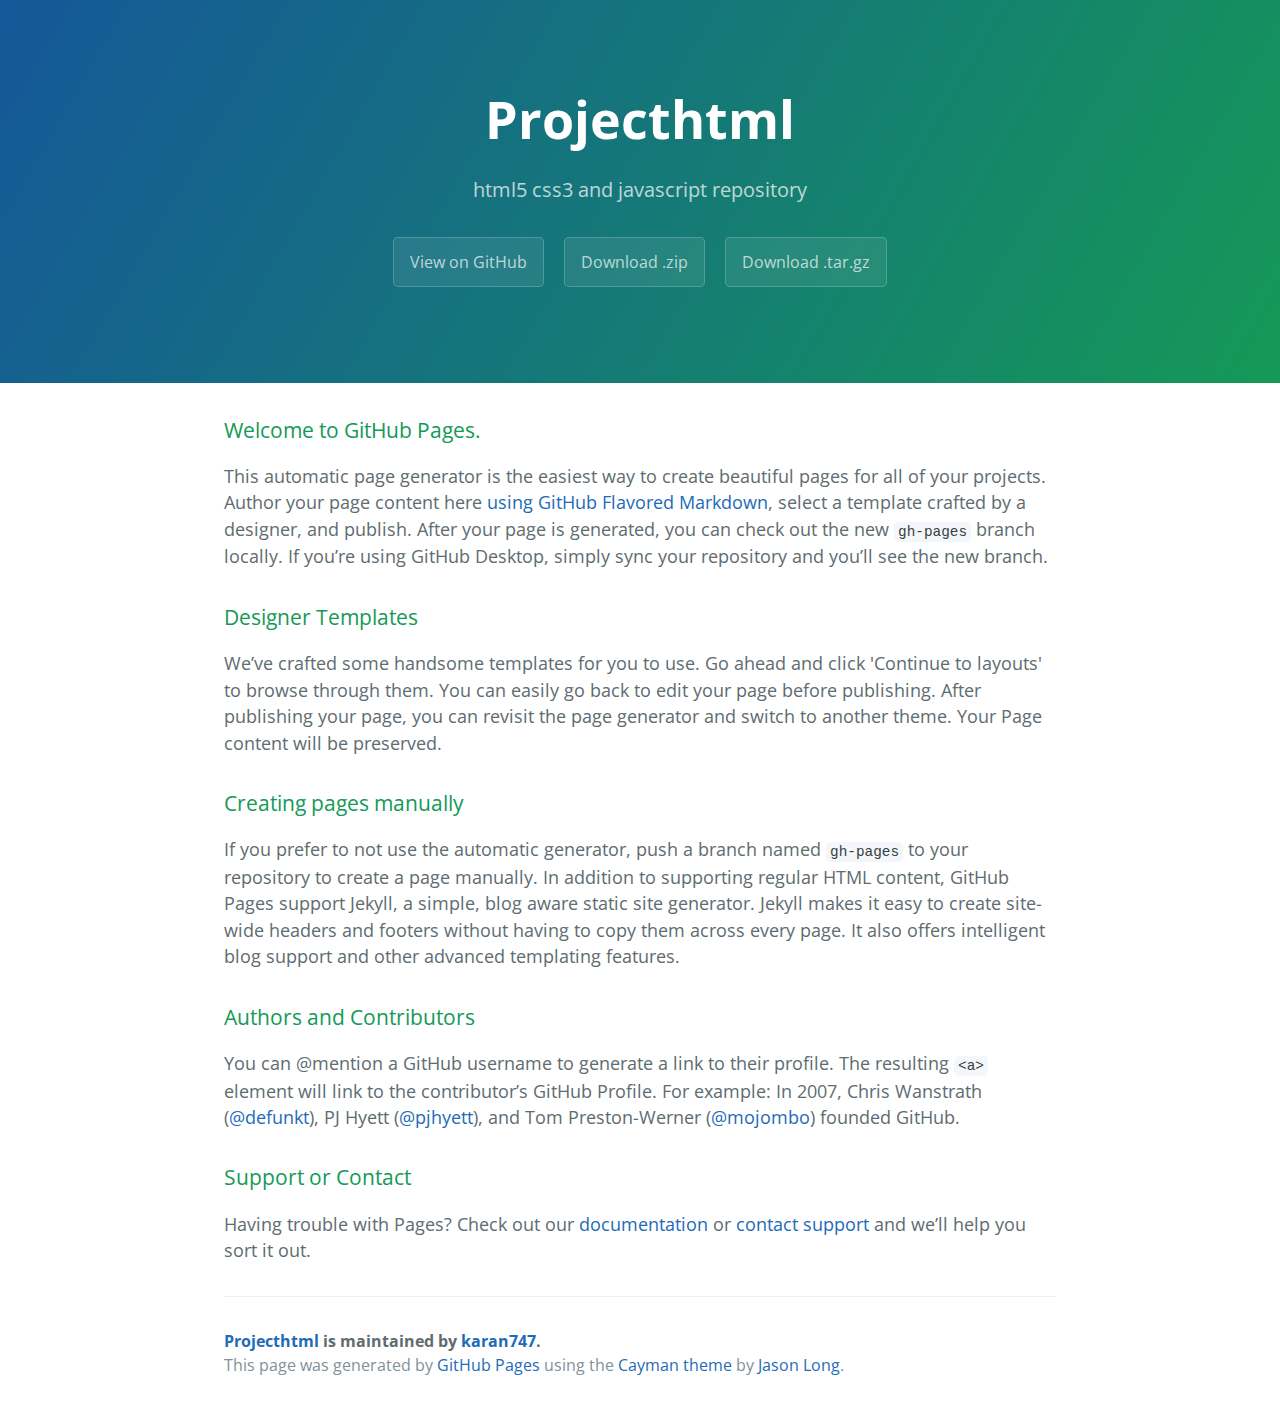
<file: index.html>
<!DOCTYPE html>
<html lang="en-us">
  <head>
    <meta charset="UTF-8">
    <title>Projecthtml by karan747</title>
    <meta name="viewport" content="width=device-width, initial-scale=1">
    <link rel="stylesheet" type="text/css" href="stylesheets/normalize.css" media="screen">
    <link href='https://fonts.googleapis.com/css?family=Open+Sans:400,700' rel='stylesheet' type='text/css'>
    <link rel="stylesheet" type="text/css" href="stylesheets/stylesheet.css" media="screen">
    <link rel="stylesheet" type="text/css" href="stylesheets/github-light.css" media="screen">
  </head>
  <body>
    <section class="page-header">
      <h1 class="project-name">Projecthtml</h1>
      <h2 class="project-tagline">html5 css3 and javascript repository </h2>
      <a href="https://github.com/karan747/projecthtml" class="btn">View on GitHub</a>
      <a href="https://github.com/karan747/projecthtml/zipball/master" class="btn">Download .zip</a>
      <a href="https://github.com/karan747/projecthtml/tarball/master" class="btn">Download .tar.gz</a>
    </section>

    <section class="main-content">
      <h3>
<a id="welcome-to-github-pages" class="anchor" href="#welcome-to-github-pages" aria-hidden="true"><span aria-hidden="true" class="octicon octicon-link"></span></a>Welcome to GitHub Pages.</h3>
<p>This automatic page generator is the easiest way to create beautiful pages for all of your projects. Author your page content here <a href="https://guides.github.com/features/mastering-markdown/">using GitHub Flavored Markdown</a>, select a template crafted by a designer, and publish. After your page is generated, you can check out the new <code>gh-pages</code> branch locally. If you’re using GitHub Desktop, simply sync your repository and you’ll see the new branch.</p>
<h3>
<a id="designer-templates" class="anchor" href="#designer-templates" aria-hidden="true"><span aria-hidden="true" class="octicon octicon-link"></span></a>Designer Templates</h3>
<p>We’ve crafted some handsome templates for you to use. Go ahead and click 'Continue to layouts' to browse through them. You can easily go back to edit your page before publishing. After publishing your page, you can revisit the page generator and switch to another theme. Your Page content will be preserved.</p>
<h3>
<a id="creating-pages-manually" class="anchor" href="#creating-pages-manually" aria-hidden="true"><span aria-hidden="true" class="octicon octicon-link"></span></a>Creating pages manually</h3>
<p>If you prefer to not use the automatic generator, push a branch named <code>gh-pages</code> to your repository to create a page manually. In addition to supporting regular HTML content, GitHub Pages support Jekyll, a simple, blog aware static site generator. Jekyll makes it easy to create site-wide headers and footers without having to copy them across every page. It also offers intelligent blog support and other advanced templating features.</p>
<h3>
<a id="authors-and-contributors" class="anchor" href="#authors-and-contributors" aria-hidden="true"><span aria-hidden="true" class="octicon octicon-link"></span></a>Authors and Contributors</h3>
<p>You can @mention a GitHub username to generate a link to their profile. The resulting <code>&lt;a&gt;</code> element will link to the contributor’s GitHub Profile. For example: In 2007, Chris Wanstrath (<a class="user-mention" data-hovercard-type="user" data-hovercard-url="/users/defunkt/hovercard" data-octo-click="hovercard-link-click" data-octo-dimensions="link_type:self" href="https://github.com/defunkt">@defunkt</a>), PJ Hyett (<a class="user-mention" data-hovercard-type="user" data-hovercard-url="/users/pjhyett/hovercard" data-octo-click="hovercard-link-click" data-octo-dimensions="link_type:self" href="https://github.com/pjhyett">@pjhyett</a>), and Tom Preston-Werner (<a class="user-mention" data-hovercard-type="user" data-hovercard-url="/users/mojombo/hovercard" data-octo-click="hovercard-link-click" data-octo-dimensions="link_type:self" href="https://github.com/mojombo">@mojombo</a>) founded GitHub.</p>
<h3>
<a id="support-or-contact" class="anchor" href="#support-or-contact" aria-hidden="true"><span aria-hidden="true" class="octicon octicon-link"></span></a>Support or Contact</h3>
<p>Having trouble with Pages? Check out our <a href="https://help.github.com/pages">documentation</a> or <a href="https://github.com/contact">contact support</a> and we’ll help you sort it out.</p>

      <footer class="site-footer">
        <span class="site-footer-owner"><a href="https://github.com/karan747/projecthtml">Projecthtml</a> is maintained by <a href="https://github.com/karan747">karan747</a>.</span>

        <span class="site-footer-credits">This page was generated by <a href="https://pages.github.com">GitHub Pages</a> using the <a href="https://github.com/jasonlong/cayman-theme">Cayman theme</a> by <a href="https://twitter.com/jasonlong">Jason Long</a>.</span>
      </footer>

    </section>

  
  </body>
</html>
</file>
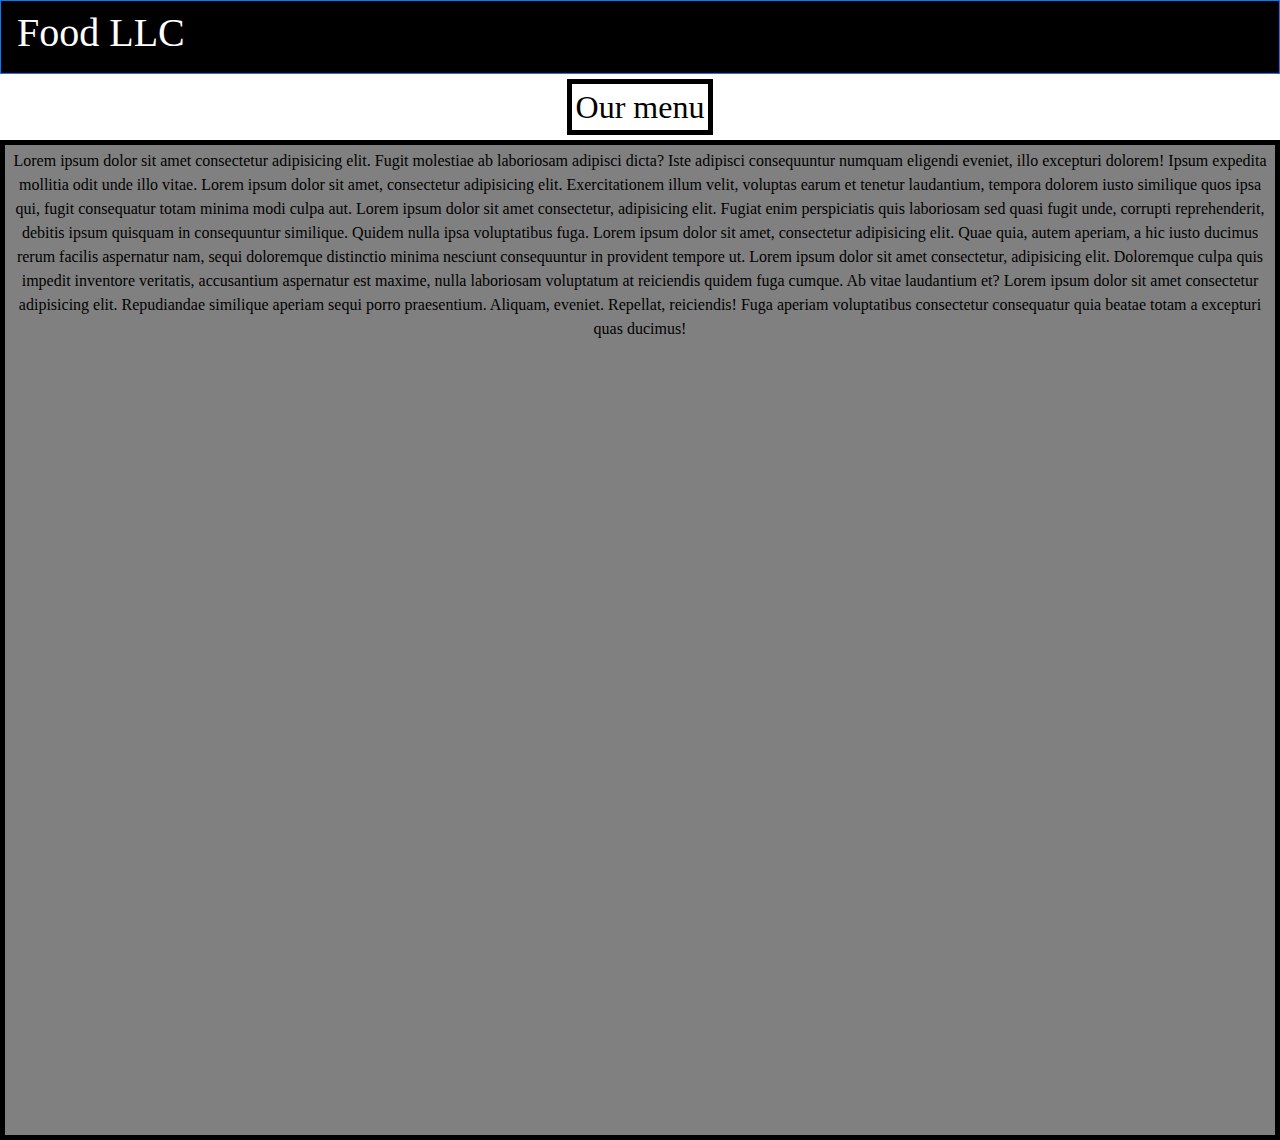
<file: mod3/index.html>
<!doctype html>
<html lang="en">
  <head>
    <!-- Required meta tags -->
    <meta charset="utf-8">
    <meta name="viewport" content="width=device-width, initial-scale=1, shrink-to-fit=no">

    <!-- Bootstrap CSS -->
    <link rel="stylesheet" href="bootstrap-4.5.0-dist/css/bootstrap.min.css">
    <link rel="stylesheet" href="styles.css">
    <title>Module3 assignment</title>
  </head>
  <body>
    <header class="border border-primary">
      <nav class="navbar navbar-dark">
        <h1 class="navbar-brand" href="#">Food LLC</h1>
        <button class="navbar-toggler" type="button" data-toggle="collapse" data-target="#navbarlist" aria-controls="navbarlist" aria-expanded="false" aria-label="Toggle navigation">
          <span class="navbar-toggler-icon d-block d-sm-none"></span>
        </button>
      
        <div class="collapse navbar-collapse " id="navbarlist">
          <ul class="navbar-nav mr-auto mt-2 mt-lg-0 text-center">
            <li class="nav-item">
              <a class="nav-link" href="#">Chicken</a>
            </li>
            <li class="nav-item">
              <a class="nav-link" href="#">Beef</a>
            </li>
            <li class="nav-item">
              <a class="nav-link" href="#">Sushi</a>
            </li>
          </ul>
        </div>
      </nav>
    </header>
    <h2 class="text-center">Our menu</h2>
    <section class="text-center" id="content">
      Lorem ipsum dolor sit amet consectetur adipisicing elit. Fugit molestiae ab laboriosam adipisci dicta? Iste adipisci consequuntur numquam eligendi eveniet, illo excepturi dolorem! Ipsum expedita mollitia odit unde illo vitae. Lorem ipsum dolor sit amet, consectetur adipisicing elit. Exercitationem illum velit, voluptas earum et tenetur laudantium, tempora dolorem iusto similique quos ipsa qui, fugit consequatur totam minima modi culpa aut. Lorem ipsum dolor sit amet consectetur, adipisicing elit. Fugiat enim perspiciatis quis laboriosam sed quasi fugit unde, corrupti reprehenderit, debitis ipsum quisquam in consequuntur similique. Quidem nulla ipsa voluptatibus fuga. Lorem ipsum dolor sit amet, consectetur adipisicing elit. Quae quia, autem aperiam, a hic iusto ducimus rerum facilis aspernatur nam, sequi doloremque distinctio minima nesciunt consequuntur in provident tempore ut. Lorem ipsum dolor sit amet consectetur, adipisicing elit. Doloremque culpa quis impedit inventore veritatis, accusantium aspernatur est maxime, nulla laboriosam voluptatum at reiciendis quidem fuga cumque. Ab vitae laudantium et? Lorem ipsum dolor sit amet consectetur adipisicing elit. Repudiandae similique aperiam sequi porro praesentium. Aliquam, eveniet. Repellat, reiciendis! Fuga aperiam voluptatibus consectetur consequatur quia beatae totam a excepturi quas ducimus!
    </section>
    <!-- Optional JavaScript -->
    <!-- jQuery first, then Popper.js, then Bootstrap JS -->
    <script src="bootstrap-4.5.0-dist/js/jquery-3.5.1.min.js"></script>
    <script src="bootstrap-4.5.0-dist/js/bootstrap.bundle.min.js"></script>
    <script src="bootstrap-4.5.0-dist/js/bootstrap.min.js"></script>
  </body>
</html>
</file>
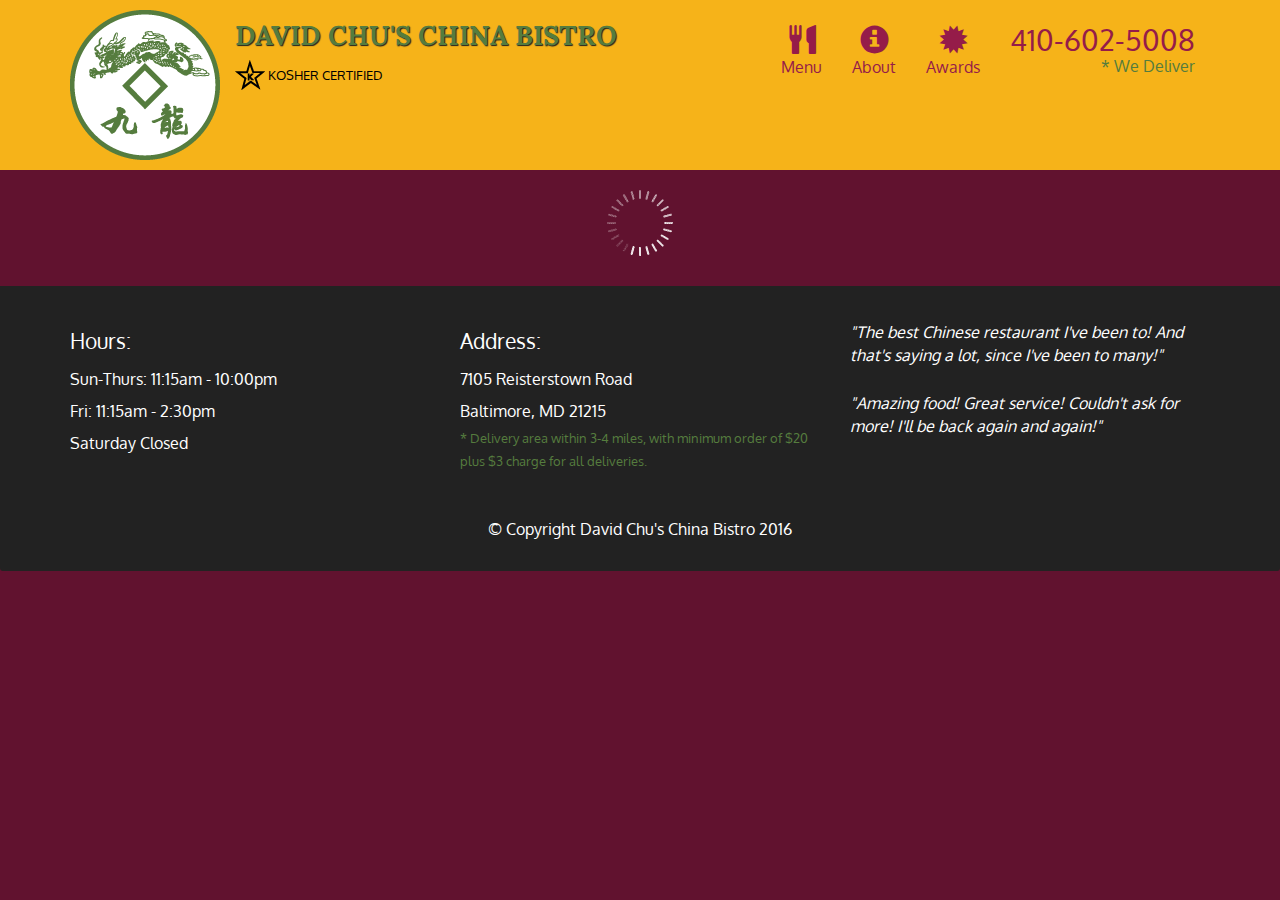
<file: mod5/index.html>
<!doctype html>
<html lang="en">
  <head>
    <meta charset="utf-8">
    <meta http-equiv="X-UA-Compatible" content="IE=edge">
    <meta name="viewport" content="width=device-width, initial-scale=1">
    <title>David Chu's China Bistro</title>
    <link rel="stylesheet" href="css/bootstrap.min.css">
    <link rel="stylesheet" href="css/styles.css">
    <link href='https://fonts.googleapis.com/css?family=Oxygen:400,300,700' rel='stylesheet' type='text/css'>
    <link href='https://fonts.googleapis.com/css?family=Lora' rel='stylesheet' type='text/css'>
  </head>
<body>
  <header>
    <nav id="header-nav" class="navbar navbar-default">
      <div class="container">
        <div class="navbar-header">
          <a href="index.html" class="pull-left visible-md visible-lg">
            <div id="logo-img" alt="Logo image"></div>
          </a>

          <div class="navbar-brand">
            <a href="index.html"><h1>David Chu's China Bistro</h1></a>
            <p>
              <img src="images/star-k-logo.png" alt="Kosher certification">
              <span>Kosher Certified</span>
            </p>
          </div>

          <button id="navbarToggle" type="button" class="navbar-toggle collapsed" data-toggle="collapse" data-target="#collapsable-nav" aria-expanded="false">
            <span class="sr-only">Toggle navigation</span>
            <span class="icon-bar"></span>
            <span class="icon-bar"></span>
            <span class="icon-bar"></span>
          </button>
        </div>
        
        <div id="collapsable-nav" class="collapse navbar-collapse">
           <ul id="nav-list" class="nav navbar-nav navbar-right">
            <li id="navHomeButton" class="visible-xs active">
              <a href="index.html">
                <span class="glyphicon glyphicon-home"></span> Home</a>
            </li>
            <li id="navMenuButton">
              <a href="#" onclick="$dc.loadMenuCategories();">
                <span class="glyphicon glyphicon-cutlery"></span><br class="hidden-xs"> Menu</a>
            </li>
            <li>
              <a href="#">
                <span class="glyphicon glyphicon-info-sign"></span><br class="hidden-xs"> About</a>
            </li>
            <li>
              <a href="#">
                <span class="glyphicon glyphicon-certificate"></span><br class="hidden-xs"> Awards</a>
            </li>
            <li id="phone" class="hidden-xs">
              <a href="tel:410-602-5008">
                <span>410-602-5008</span></a><div>* We Deliver</div>
            </li>
          </ul><!-- #nav-list -->
        </div><!-- .collapse .navbar-collapse -->
      </div><!-- .container -->
    </nav><!-- #header-nav -->
  </header>

  <div id="call-btn" class="visible-xs">
    <a class="btn" href="tel:410-602-5008">
    <span class="glyphicon glyphicon-earphone"></span>
    410-602-5008
    </a>
  </div>
  <div id="xs-deliver" class="text-center visible-xs">* We Deliver</div>

  <div id="main-content" class="container"></div>

  <footer class="panel-footer">
    <div class="container">
      <div class="row">
        <section id="hours" class="col-sm-4">
          <span>Hours:</span><br>
          Sun-Thurs: 11:15am - 10:00pm<br>
          Fri: 11:15am - 2:30pm<br>
          Saturday Closed
          <hr class="visible-xs">
        </section>
        <section id="address" class="col-sm-4">
          <span>Address:</span><br>
          7105 Reisterstown Road<br>
          Baltimore, MD 21215
          <p>* Delivery area within 3-4 miles, with minimum order of $20 plus $3 charge for all deliveries.</p>
          <hr class="visible-xs">
        </section>
        <section id="testimonials" class="col-sm-4">
          <p>"The best Chinese restaurant I've been to! And that's saying a lot, since I've been to many!"</p>
          <p>"Amazing food! Great service! Couldn't ask for more! I'll be back again and again!"</p>
        </section>
      </div>
      <div class="text-center">&copy; Copyright David Chu's China Bistro 2016</div>
    </div>
  </footer>

  <!-- jQuery (Bootstrap JS plugins depend on it) -->
  <script src="js/jquery-2.1.4.min.js"></script>
  <script src="js/bootstrap.min.js"></script>
  <script src="js/ajax-utils.js"></script>
  <script src="js/script.js"></script>
</body>
</html>
</file>
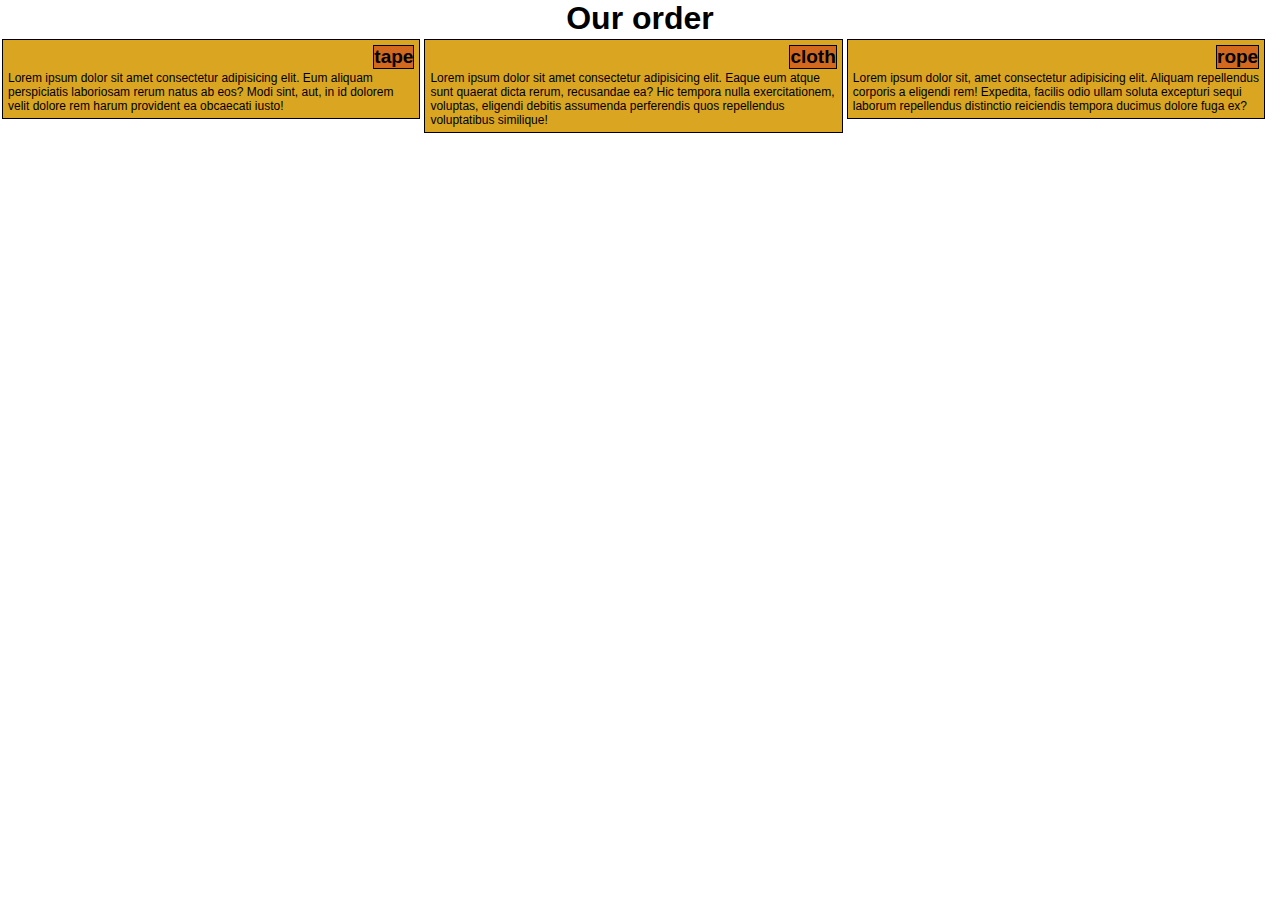
<file: module_2/index.html>
<!DOCTYPE html>
<html lang="en">
<head>
    <meta charset="UTF-8">
    <meta name="viewport" content="width=device-width, initial-scale=1.0">
    <title>Module 2 assignment</title>
    <link rel="stylesheet" href = "css.css">    
</head>
<body>
<h1>Our order</h1>
<div class="row">
    <section class = "col-lg-4 col-md-6">
        <article><h2>tape</h2> 
        <p>Lorem ipsum dolor sit amet consectetur adipisicing elit. Eum aliquam perspiciatis laboriosam rerum natus ab eos? Modi sint, aut, in id dolorem velit dolore rem harum provident ea obcaecati iusto!</p>
    </article>
    </section>
    <section class = "col-lg-4 col-md-6">
        <article><h2>cloth</h2>
        <p>Lorem ipsum dolor sit amet consectetur adipisicing elit. Eaque eum atque sunt quaerat dicta rerum, recusandae ea? Hic tempora nulla exercitationem, voluptas, eligendi debitis assumenda perferendis quos repellendus voluptatibus similique!</p>
    </article> 
    </section>  
    <section class = "col-lg-4 col-md-12">
        <article>
            <h2>rope</h2>
            <p>Lorem ipsum dolor sit, amet consectetur adipisicing elit. Aliquam repellendus corporis a eligendi rem! Expedita, facilis odio ullam soluta excepturi sequi laborum repellendus distinctio reiciendis tempora ducimus dolore fuga ex?</p>
        </article>
    </section>
</div>
</body>
</html>
</file>
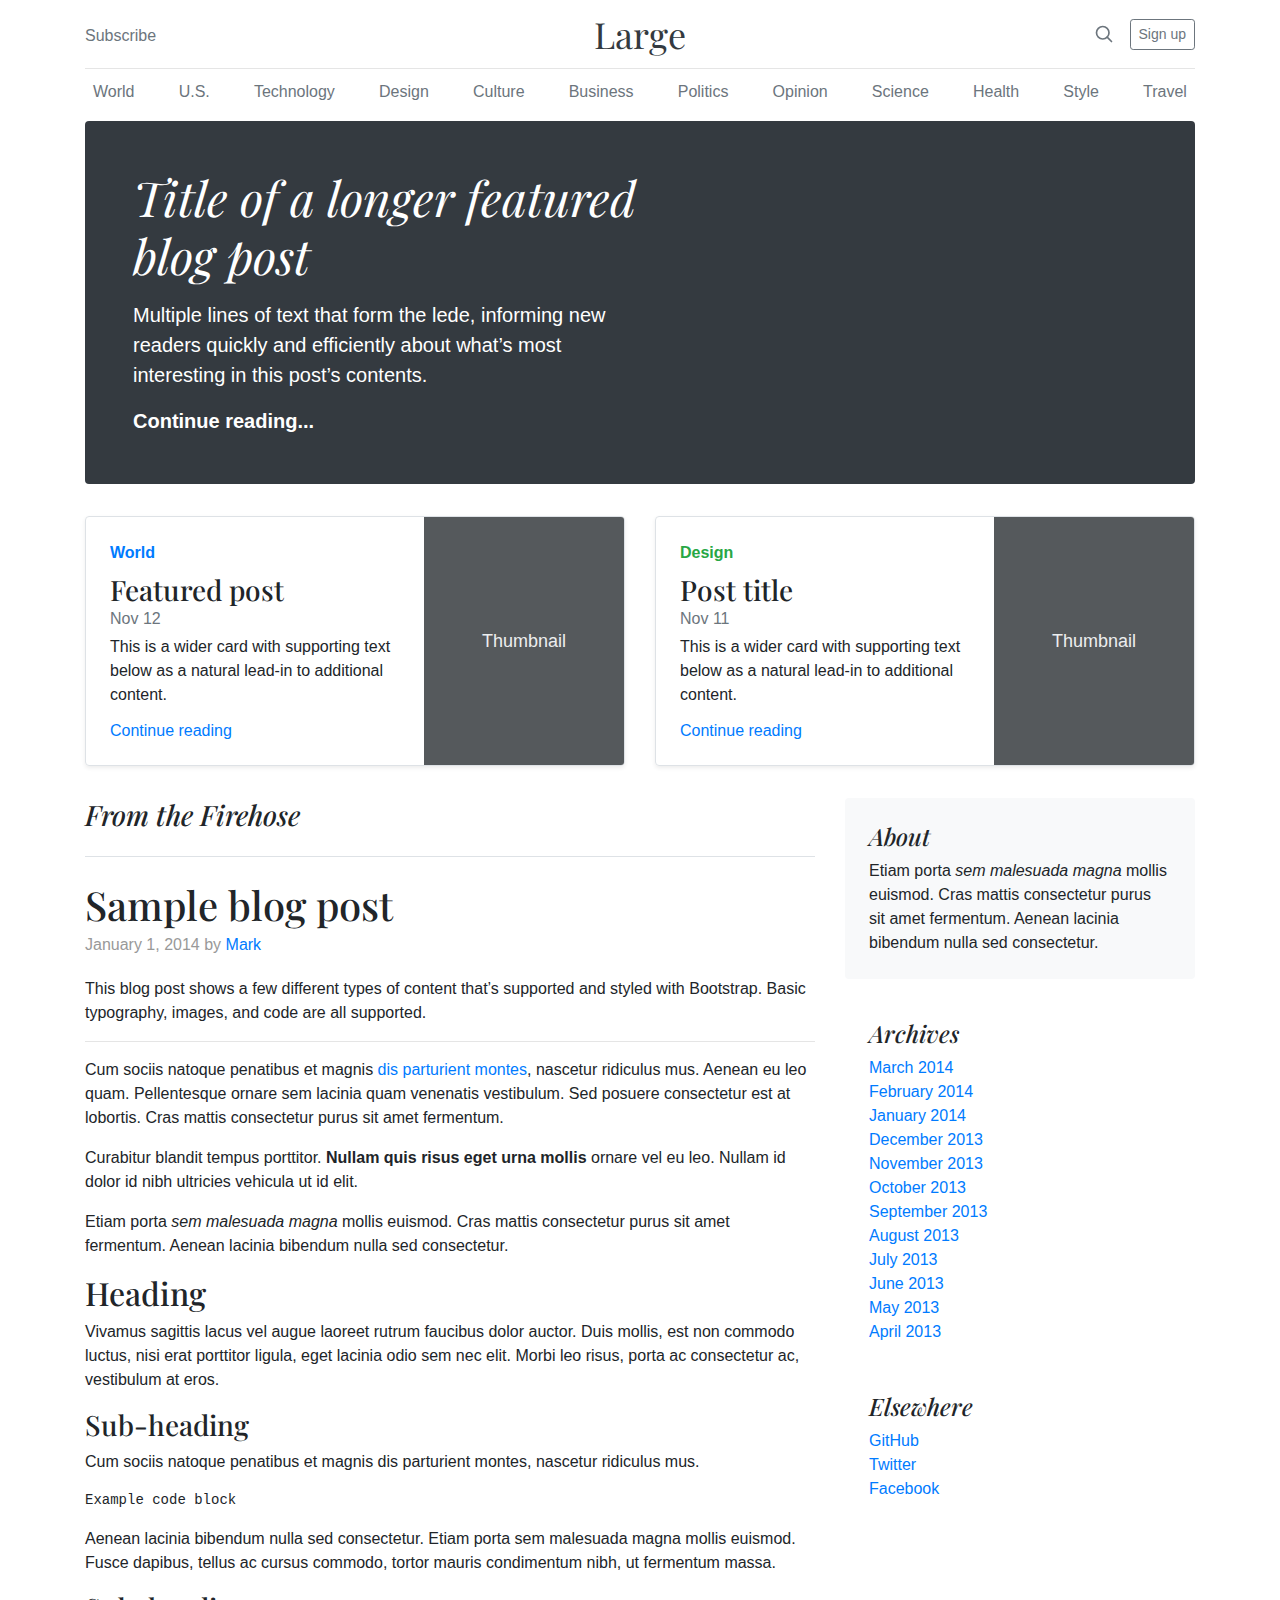
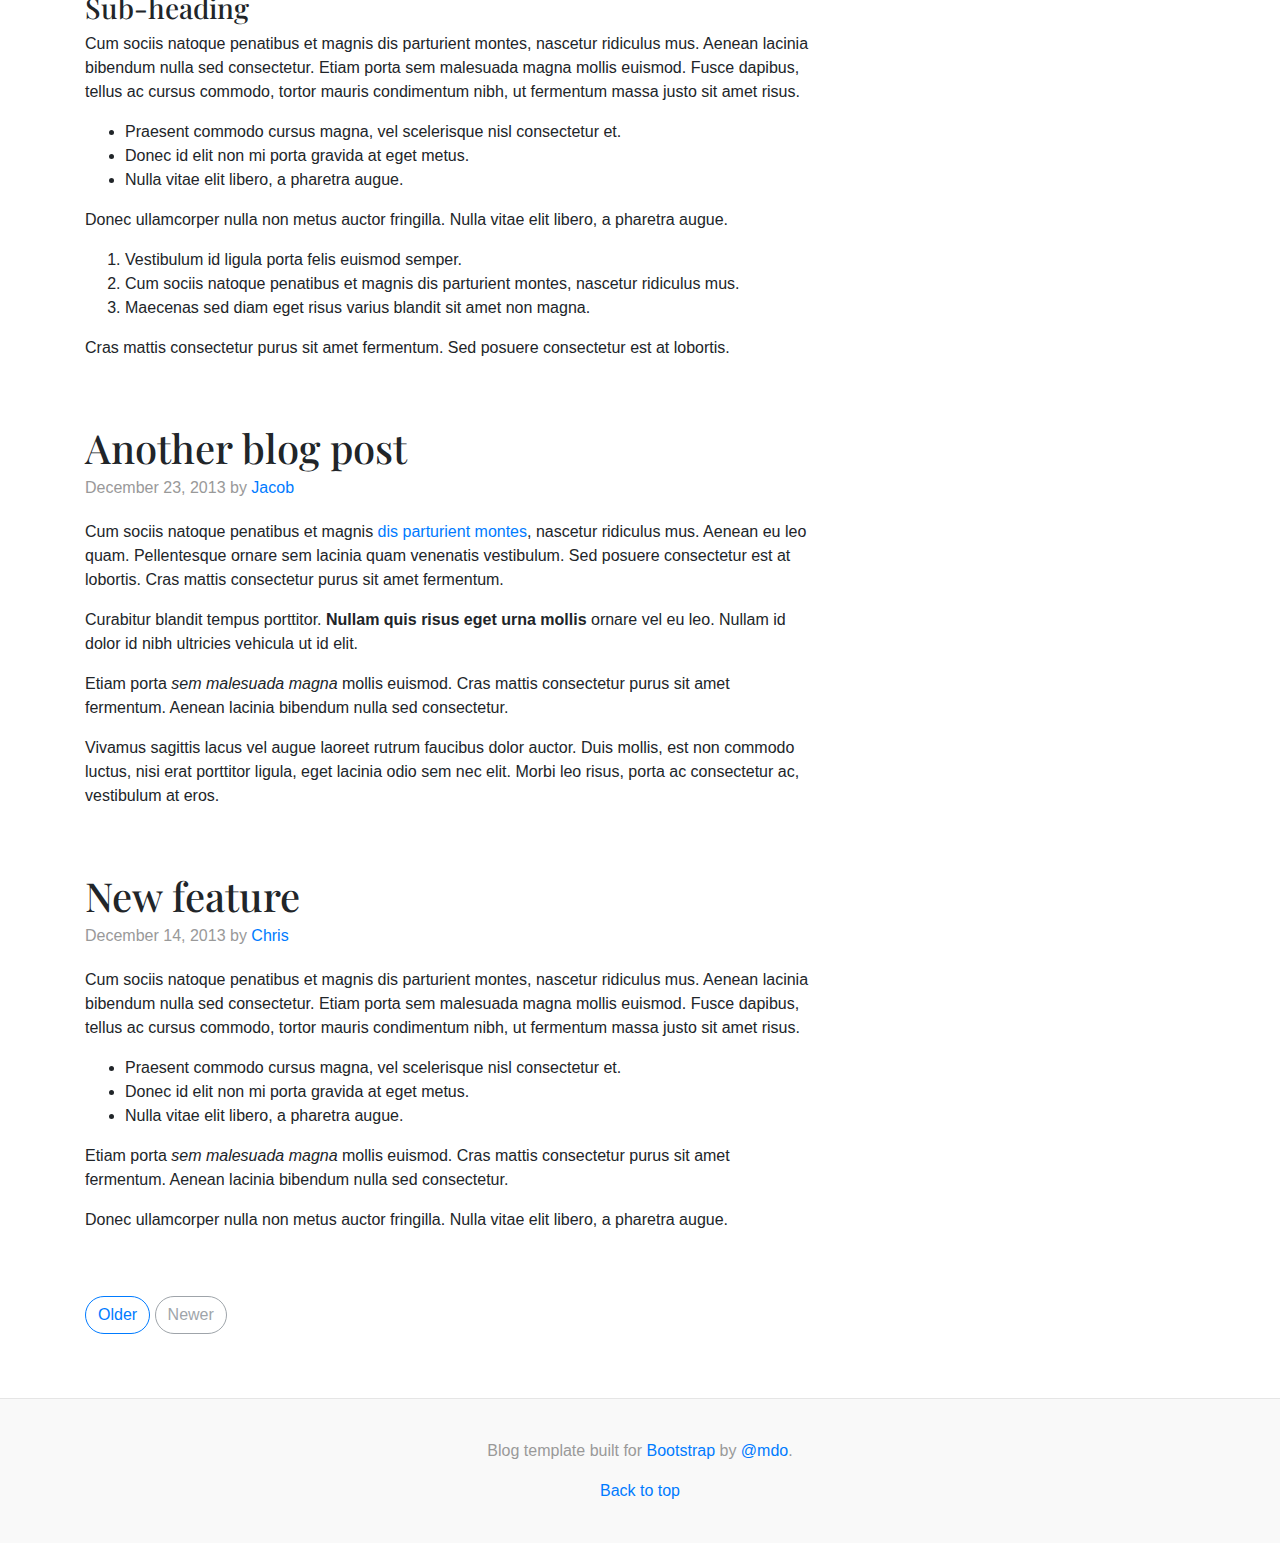
<file: mod3/examples/bootstrap-4.5.0-examples/blog/index.html>
<!doctype html>
<html lang="en">
  <head>
    <meta charset="utf-8">
    <meta name="viewport" content="width=device-width, initial-scale=1, shrink-to-fit=no">
    <meta name="description" content="">
    <meta name="author" content="Mark Otto, Jacob Thornton, and Bootstrap contributors">
    <meta name="generator" content="Jekyll v4.0.1">
    <title>Blog Template · Bootstrap</title>

    <link rel="canonical" href="https://getbootstrap.com/docs/4.5/examples/blog/">

    <!-- Bootstrap core CSS -->
<link href="../assets/dist/css/bootstrap.css" rel="stylesheet">

    <style>
      .bd-placeholder-img {
        font-size: 1.125rem;
        text-anchor: middle;
        -webkit-user-select: none;
        -moz-user-select: none;
        -ms-user-select: none;
        user-select: none;
      }

      @media (min-width: 768px) {
        .bd-placeholder-img-lg {
          font-size: 3.5rem;
        }
      }
    </style>
    <!-- Custom styles for this template -->
    <link href="https://fonts.googleapis.com/css?family=Playfair+Display:700,900" rel="stylesheet">
    <!-- Custom styles for this template -->
    <link href="blog.css" rel="stylesheet">
  </head>
  <body>
    <div class="container">
  <header class="blog-header py-3">
    <div class="row flex-nowrap justify-content-between align-items-center">
      <div class="col-4 pt-1">
        <a class="text-muted" href="#">Subscribe</a>
      </div>
      <div class="col-4 text-center">
        <a class="blog-header-logo text-dark" href="#">Large</a>
      </div>
      <div class="col-4 d-flex justify-content-end align-items-center">
        <a class="text-muted" href="#" aria-label="Search">
          <svg xmlns="http://www.w3.org/2000/svg" width="20" height="20" fill="none" stroke="currentColor" stroke-linecap="round" stroke-linejoin="round" stroke-width="2" class="mx-3" role="img" viewBox="0 0 24 24" focusable="false"><title>Search</title><circle cx="10.5" cy="10.5" r="7.5"/><path d="M21 21l-5.2-5.2"/></svg>
        </a>
        <a class="btn btn-sm btn-outline-secondary" href="#">Sign up</a>
      </div>
    </div>
  </header>

  <div class="nav-scroller py-1 mb-2">
    <nav class="nav d-flex justify-content-between">
      <a class="p-2 text-muted" href="#">World</a>
      <a class="p-2 text-muted" href="#">U.S.</a>
      <a class="p-2 text-muted" href="#">Technology</a>
      <a class="p-2 text-muted" href="#">Design</a>
      <a class="p-2 text-muted" href="#">Culture</a>
      <a class="p-2 text-muted" href="#">Business</a>
      <a class="p-2 text-muted" href="#">Politics</a>
      <a class="p-2 text-muted" href="#">Opinion</a>
      <a class="p-2 text-muted" href="#">Science</a>
      <a class="p-2 text-muted" href="#">Health</a>
      <a class="p-2 text-muted" href="#">Style</a>
      <a class="p-2 text-muted" href="#">Travel</a>
    </nav>
  </div>

  <div class="jumbotron p-4 p-md-5 text-white rounded bg-dark">
    <div class="col-md-6 px-0">
      <h1 class="display-4 font-italic">Title of a longer featured blog post</h1>
      <p class="lead my-3">Multiple lines of text that form the lede, informing new readers quickly and efficiently about what’s most interesting in this post’s contents.</p>
      <p class="lead mb-0"><a href="#" class="text-white font-weight-bold">Continue reading...</a></p>
    </div>
  </div>

  <div class="row mb-2">
    <div class="col-md-6">
      <div class="row no-gutters border rounded overflow-hidden flex-md-row mb-4 shadow-sm h-md-250 position-relative">
        <div class="col p-4 d-flex flex-column position-static">
          <strong class="d-inline-block mb-2 text-primary">World</strong>
          <h3 class="mb-0">Featured post</h3>
          <div class="mb-1 text-muted">Nov 12</div>
          <p class="card-text mb-auto">This is a wider card with supporting text below as a natural lead-in to additional content.</p>
          <a href="#" class="stretched-link">Continue reading</a>
        </div>
        <div class="col-auto d-none d-lg-block">
          <svg class="bd-placeholder-img" width="200" height="250" xmlns="http://www.w3.org/2000/svg" preserveAspectRatio="xMidYMid slice" focusable="false" role="img" aria-label="Placeholder: Thumbnail"><title>Placeholder</title><rect width="100%" height="100%" fill="#55595c"/><text x="50%" y="50%" fill="#eceeef" dy=".3em">Thumbnail</text></svg>
        </div>
      </div>
    </div>
    <div class="col-md-6">
      <div class="row no-gutters border rounded overflow-hidden flex-md-row mb-4 shadow-sm h-md-250 position-relative">
        <div class="col p-4 d-flex flex-column position-static">
          <strong class="d-inline-block mb-2 text-success">Design</strong>
          <h3 class="mb-0">Post title</h3>
          <div class="mb-1 text-muted">Nov 11</div>
          <p class="mb-auto">This is a wider card with supporting text below as a natural lead-in to additional content.</p>
          <a href="#" class="stretched-link">Continue reading</a>
        </div>
        <div class="col-auto d-none d-lg-block">
          <svg class="bd-placeholder-img" width="200" height="250" xmlns="http://www.w3.org/2000/svg" preserveAspectRatio="xMidYMid slice" focusable="false" role="img" aria-label="Placeholder: Thumbnail"><title>Placeholder</title><rect width="100%" height="100%" fill="#55595c"/><text x="50%" y="50%" fill="#eceeef" dy=".3em">Thumbnail</text></svg>
        </div>
      </div>
    </div>
  </div>
</div>

<main role="main" class="container">
  <div class="row">
    <div class="col-md-8 blog-main">
      <h3 class="pb-4 mb-4 font-italic border-bottom">
        From the Firehose
      </h3>

      <div class="blog-post">
        <h2 class="blog-post-title">Sample blog post</h2>
        <p class="blog-post-meta">January 1, 2014 by <a href="#">Mark</a></p>

        <p>This blog post shows a few different types of content that’s supported and styled with Bootstrap. Basic typography, images, and code are all supported.</p>
        <hr>
        <p>Cum sociis natoque penatibus et magnis <a href="#">dis parturient montes</a>, nascetur ridiculus mus. Aenean eu leo quam. Pellentesque ornare sem lacinia quam venenatis vestibulum. Sed posuere consectetur est at lobortis. Cras mattis consectetur purus sit amet fermentum.</p>
        <blockquote>
          <p>Curabitur blandit tempus porttitor. <strong>Nullam quis risus eget urna mollis</strong> ornare vel eu leo. Nullam id dolor id nibh ultricies vehicula ut id elit.</p>
        </blockquote>
        <p>Etiam porta <em>sem malesuada magna</em> mollis euismod. Cras mattis consectetur purus sit amet fermentum. Aenean lacinia bibendum nulla sed consectetur.</p>
        <h2>Heading</h2>
        <p>Vivamus sagittis lacus vel augue laoreet rutrum faucibus dolor auctor. Duis mollis, est non commodo luctus, nisi erat porttitor ligula, eget lacinia odio sem nec elit. Morbi leo risus, porta ac consectetur ac, vestibulum at eros.</p>
        <h3>Sub-heading</h3>
        <p>Cum sociis natoque penatibus et magnis dis parturient montes, nascetur ridiculus mus.</p>
        <pre><code>Example code block</code></pre>
        <p>Aenean lacinia bibendum nulla sed consectetur. Etiam porta sem malesuada magna mollis euismod. Fusce dapibus, tellus ac cursus commodo, tortor mauris condimentum nibh, ut fermentum massa.</p>
        <h3>Sub-heading</h3>
        <p>Cum sociis natoque penatibus et magnis dis parturient montes, nascetur ridiculus mus. Aenean lacinia bibendum nulla sed consectetur. Etiam porta sem malesuada magna mollis euismod. Fusce dapibus, tellus ac cursus commodo, tortor mauris condimentum nibh, ut fermentum massa justo sit amet risus.</p>
        <ul>
          <li>Praesent commodo cursus magna, vel scelerisque nisl consectetur et.</li>
          <li>Donec id elit non mi porta gravida at eget metus.</li>
          <li>Nulla vitae elit libero, a pharetra augue.</li>
        </ul>
        <p>Donec ullamcorper nulla non metus auctor fringilla. Nulla vitae elit libero, a pharetra augue.</p>
        <ol>
          <li>Vestibulum id ligula porta felis euismod semper.</li>
          <li>Cum sociis natoque penatibus et magnis dis parturient montes, nascetur ridiculus mus.</li>
          <li>Maecenas sed diam eget risus varius blandit sit amet non magna.</li>
        </ol>
        <p>Cras mattis consectetur purus sit amet fermentum. Sed posuere consectetur est at lobortis.</p>
      </div><!-- /.blog-post -->

      <div class="blog-post">
        <h2 class="blog-post-title">Another blog post</h2>
        <p class="blog-post-meta">December 23, 2013 by <a href="#">Jacob</a></p>

        <p>Cum sociis natoque penatibus et magnis <a href="#">dis parturient montes</a>, nascetur ridiculus mus. Aenean eu leo quam. Pellentesque ornare sem lacinia quam venenatis vestibulum. Sed posuere consectetur est at lobortis. Cras mattis consectetur purus sit amet fermentum.</p>
        <blockquote>
          <p>Curabitur blandit tempus porttitor. <strong>Nullam quis risus eget urna mollis</strong> ornare vel eu leo. Nullam id dolor id nibh ultricies vehicula ut id elit.</p>
        </blockquote>
        <p>Etiam porta <em>sem malesuada magna</em> mollis euismod. Cras mattis consectetur purus sit amet fermentum. Aenean lacinia bibendum nulla sed consectetur.</p>
        <p>Vivamus sagittis lacus vel augue laoreet rutrum faucibus dolor auctor. Duis mollis, est non commodo luctus, nisi erat porttitor ligula, eget lacinia odio sem nec elit. Morbi leo risus, porta ac consectetur ac, vestibulum at eros.</p>
      </div><!-- /.blog-post -->

      <div class="blog-post">
        <h2 class="blog-post-title">New feature</h2>
        <p class="blog-post-meta">December 14, 2013 by <a href="#">Chris</a></p>

        <p>Cum sociis natoque penatibus et magnis dis parturient montes, nascetur ridiculus mus. Aenean lacinia bibendum nulla sed consectetur. Etiam porta sem malesuada magna mollis euismod. Fusce dapibus, tellus ac cursus commodo, tortor mauris condimentum nibh, ut fermentum massa justo sit amet risus.</p>
        <ul>
          <li>Praesent commodo cursus magna, vel scelerisque nisl consectetur et.</li>
          <li>Donec id elit non mi porta gravida at eget metus.</li>
          <li>Nulla vitae elit libero, a pharetra augue.</li>
        </ul>
        <p>Etiam porta <em>sem malesuada magna</em> mollis euismod. Cras mattis consectetur purus sit amet fermentum. Aenean lacinia bibendum nulla sed consectetur.</p>
        <p>Donec ullamcorper nulla non metus auctor fringilla. Nulla vitae elit libero, a pharetra augue.</p>
      </div><!-- /.blog-post -->

      <nav class="blog-pagination">
        <a class="btn btn-outline-primary" href="#">Older</a>
        <a class="btn btn-outline-secondary disabled" href="#" tabindex="-1" aria-disabled="true">Newer</a>
      </nav>

    </div><!-- /.blog-main -->

    <aside class="col-md-4 blog-sidebar">
      <div class="p-4 mb-3 bg-light rounded">
        <h4 class="font-italic">About</h4>
        <p class="mb-0">Etiam porta <em>sem malesuada magna</em> mollis euismod. Cras mattis consectetur purus sit amet fermentum. Aenean lacinia bibendum nulla sed consectetur.</p>
      </div>

      <div class="p-4">
        <h4 class="font-italic">Archives</h4>
        <ol class="list-unstyled mb-0">
          <li><a href="#">March 2014</a></li>
          <li><a href="#">February 2014</a></li>
          <li><a href="#">January 2014</a></li>
          <li><a href="#">December 2013</a></li>
          <li><a href="#">November 2013</a></li>
          <li><a href="#">October 2013</a></li>
          <li><a href="#">September 2013</a></li>
          <li><a href="#">August 2013</a></li>
          <li><a href="#">July 2013</a></li>
          <li><a href="#">June 2013</a></li>
          <li><a href="#">May 2013</a></li>
          <li><a href="#">April 2013</a></li>
        </ol>
      </div>

      <div class="p-4">
        <h4 class="font-italic">Elsewhere</h4>
        <ol class="list-unstyled">
          <li><a href="#">GitHub</a></li>
          <li><a href="#">Twitter</a></li>
          <li><a href="#">Facebook</a></li>
        </ol>
      </div>
    </aside><!-- /.blog-sidebar -->

  </div><!-- /.row -->

</main><!-- /.container -->

<footer class="blog-footer">
  <p>Blog template built for <a href="https://getbootstrap.com/">Bootstrap</a> by <a href="https://twitter.com/mdo">@mdo</a>.</p>
  <p>
    <a href="#">Back to top</a>
  </p>
</footer>
</body>
</html>
</file>
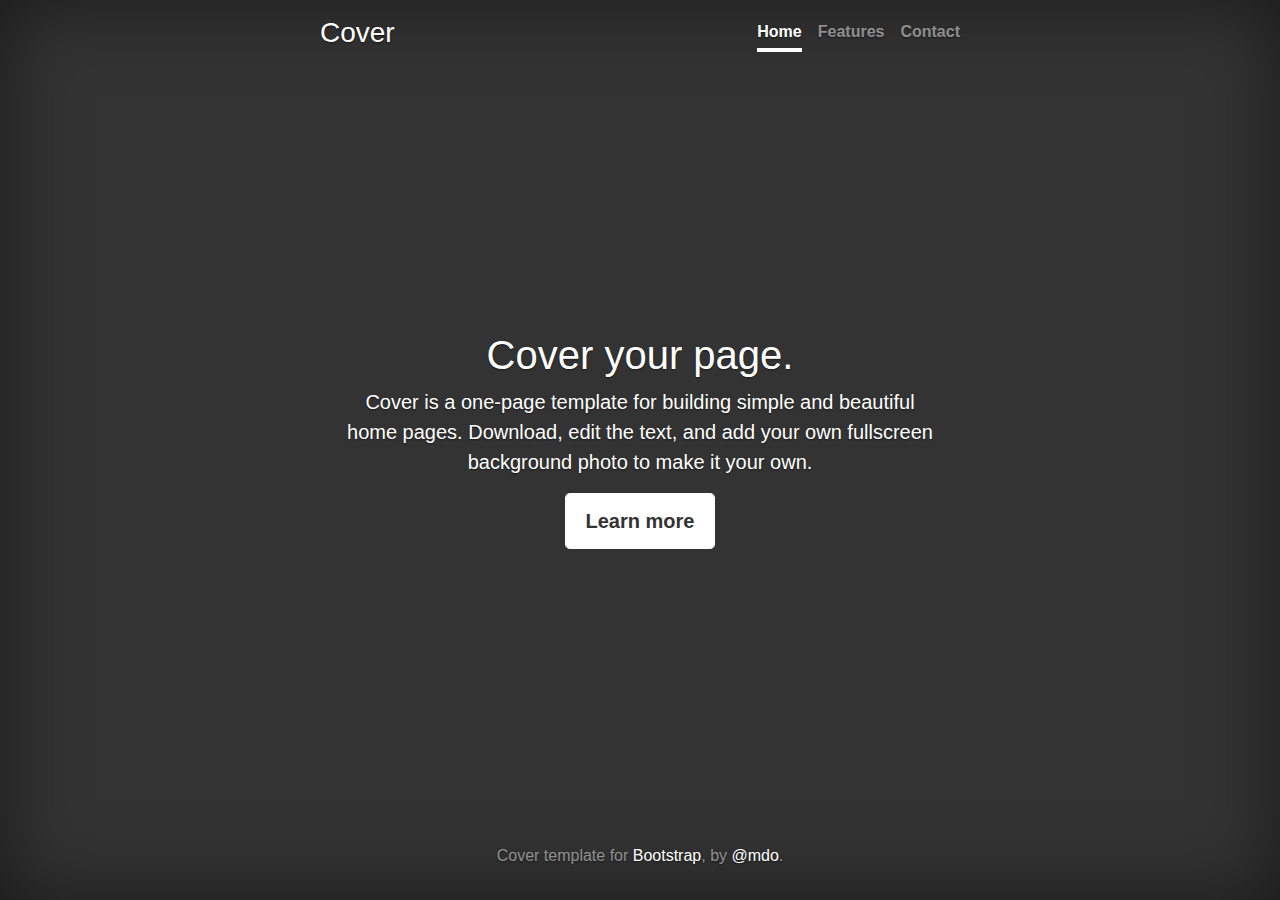
<file: mod3/examples/bootstrap-4.5.0-examples/cover/index.html>
<!doctype html>
<html lang="en">
  <head>
    <meta charset="utf-8">
    <meta name="viewport" content="width=device-width, initial-scale=1, shrink-to-fit=no">
    <meta name="description" content="">
    <meta name="author" content="Mark Otto, Jacob Thornton, and Bootstrap contributors">
    <meta name="generator" content="Jekyll v4.0.1">
    <title>Cover Template · Bootstrap</title>

    <link rel="canonical" href="https://getbootstrap.com/docs/4.5/examples/cover/">

    <!-- Bootstrap core CSS -->
<link href="../assets/dist/css/bootstrap.css" rel="stylesheet">

    <style>
      .bd-placeholder-img {
        font-size: 1.125rem;
        text-anchor: middle;
        -webkit-user-select: none;
        -moz-user-select: none;
        -ms-user-select: none;
        user-select: none;
      }

      @media (min-width: 768px) {
        .bd-placeholder-img-lg {
          font-size: 3.5rem;
        }
      }
    </style>
    <!-- Custom styles for this template -->
    <link href="cover.css" rel="stylesheet">
  </head>
  <body class="text-center">
    <div class="cover-container d-flex w-100 h-100 p-3 mx-auto flex-column">
  <header class="masthead mb-auto">
    <div class="inner">
      <h3 class="masthead-brand">Cover</h3>
      <nav class="nav nav-masthead justify-content-center">
        <a class="nav-link active" href="#">Home</a>
        <a class="nav-link" href="#">Features</a>
        <a class="nav-link" href="#">Contact</a>
      </nav>
    </div>
  </header>

  <main role="main" class="inner cover">
    <h1 class="cover-heading">Cover your page.</h1>
    <p class="lead">Cover is a one-page template for building simple and beautiful home pages. Download, edit the text, and add your own fullscreen background photo to make it your own.</p>
    <p class="lead">
      <a href="#" class="btn btn-lg btn-secondary">Learn more</a>
    </p>
  </main>

  <footer class="mastfoot mt-auto">
    <div class="inner">
      <p>Cover template for <a href="https://getbootstrap.com/">Bootstrap</a>, by <a href="https://twitter.com/mdo">@mdo</a>.</p>
    </div>
  </footer>
</div>
</body>
</html>
</file>
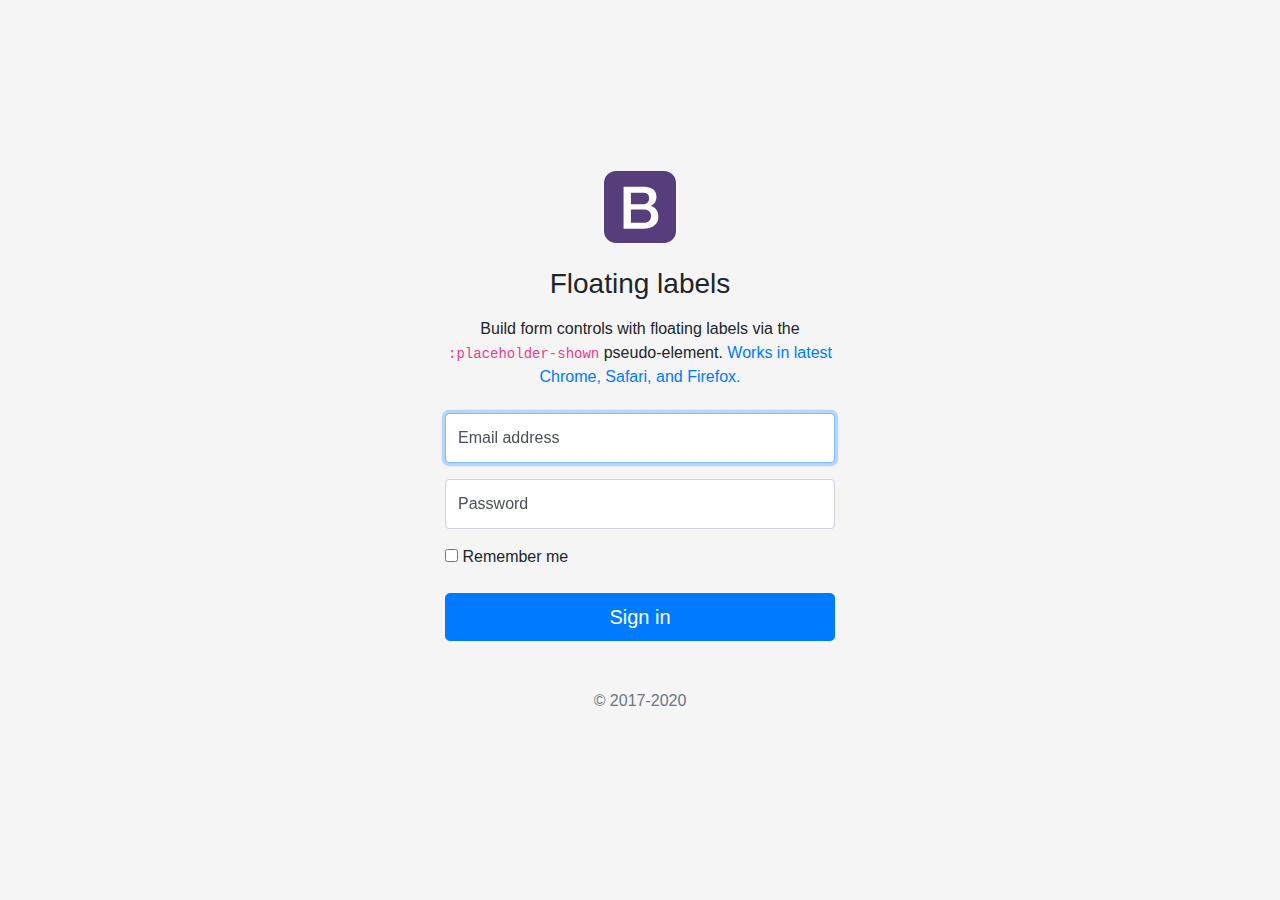
<file: mod3/examples/bootstrap-4.5.0-examples/floating-labels/index.html>
<!doctype html>
<html lang="en">
  <head>
    <meta charset="utf-8">
    <meta name="viewport" content="width=device-width, initial-scale=1, shrink-to-fit=no">
    <meta name="description" content="">
    <meta name="author" content="Mark Otto, Jacob Thornton, and Bootstrap contributors">
    <meta name="generator" content="Jekyll v4.0.1">
    <title>Floating labels example · Bootstrap</title>

    <link rel="canonical" href="https://getbootstrap.com/docs/4.5/examples/floating-labels/">

    <!-- Bootstrap core CSS -->
<link href="../assets/dist/css/bootstrap.css" rel="stylesheet">

    <style>
      .bd-placeholder-img {
        font-size: 1.125rem;
        text-anchor: middle;
        -webkit-user-select: none;
        -moz-user-select: none;
        -ms-user-select: none;
        user-select: none;
      }

      @media (min-width: 768px) {
        .bd-placeholder-img-lg {
          font-size: 3.5rem;
        }
      }
    </style>
    <!-- Custom styles for this template -->
    <link href="floating-labels.css" rel="stylesheet">
  </head>
  <body>
    <form class="form-signin">
  <div class="text-center mb-4">
    <img class="mb-4" src="../assets/brand/bootstrap-solid.svg" alt="" width="72" height="72">
    <h1 class="h3 mb-3 font-weight-normal">Floating labels</h1>
    <p>Build form controls with floating labels via the <code>:placeholder-shown</code> pseudo-element. <a href="https://caniuse.com/#feat=css-placeholder-shown">Works in latest Chrome, Safari, and Firefox.</a></p>
  </div>

  <div class="form-label-group">
    <input type="email" id="inputEmail" class="form-control" placeholder="Email address" required autofocus>
    <label for="inputEmail">Email address</label>
  </div>

  <div class="form-label-group">
    <input type="password" id="inputPassword" class="form-control" placeholder="Password" required>
    <label for="inputPassword">Password</label>
  </div>

  <div class="checkbox mb-3">
    <label>
      <input type="checkbox" value="remember-me"> Remember me
    </label>
  </div>
  <button class="btn btn-lg btn-primary btn-block" type="submit">Sign in</button>
  <p class="mt-5 mb-3 text-muted text-center">&copy; 2017-2020</p>
</form>
</body>
</html>
</file>
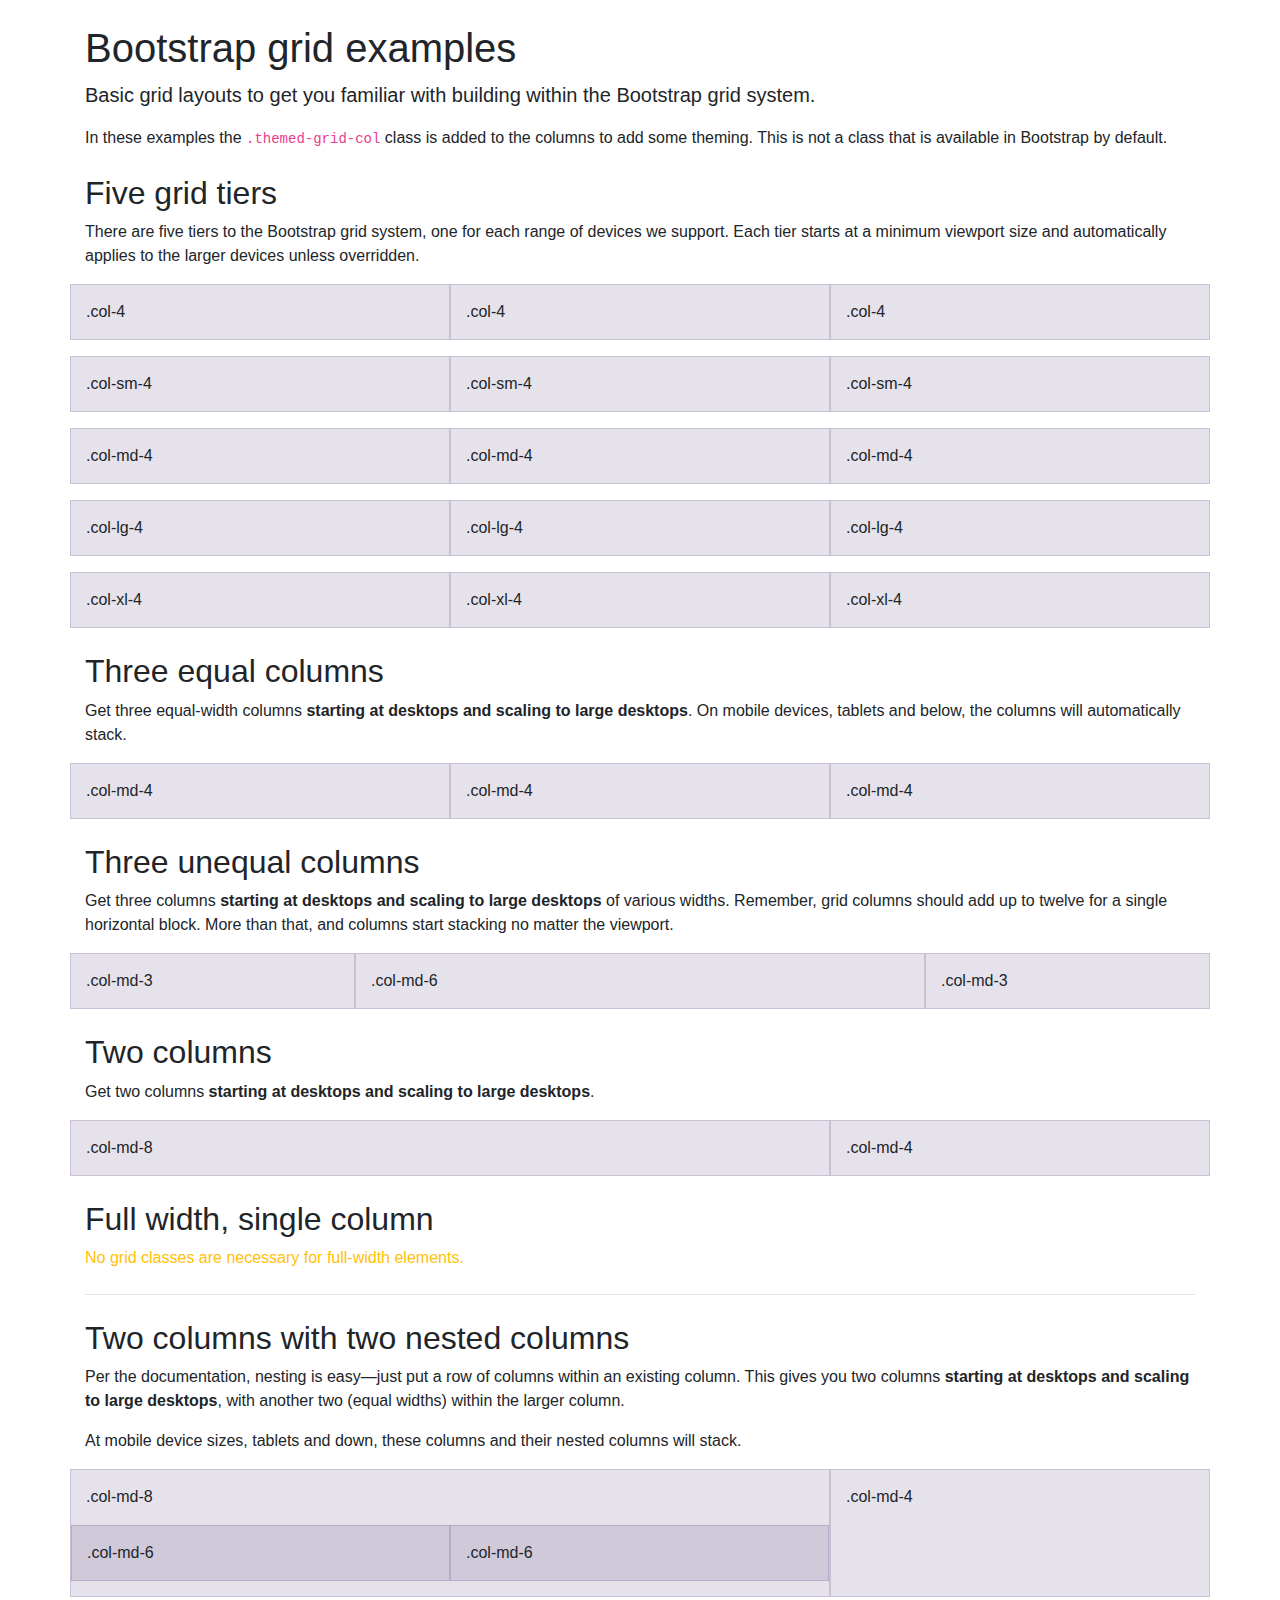
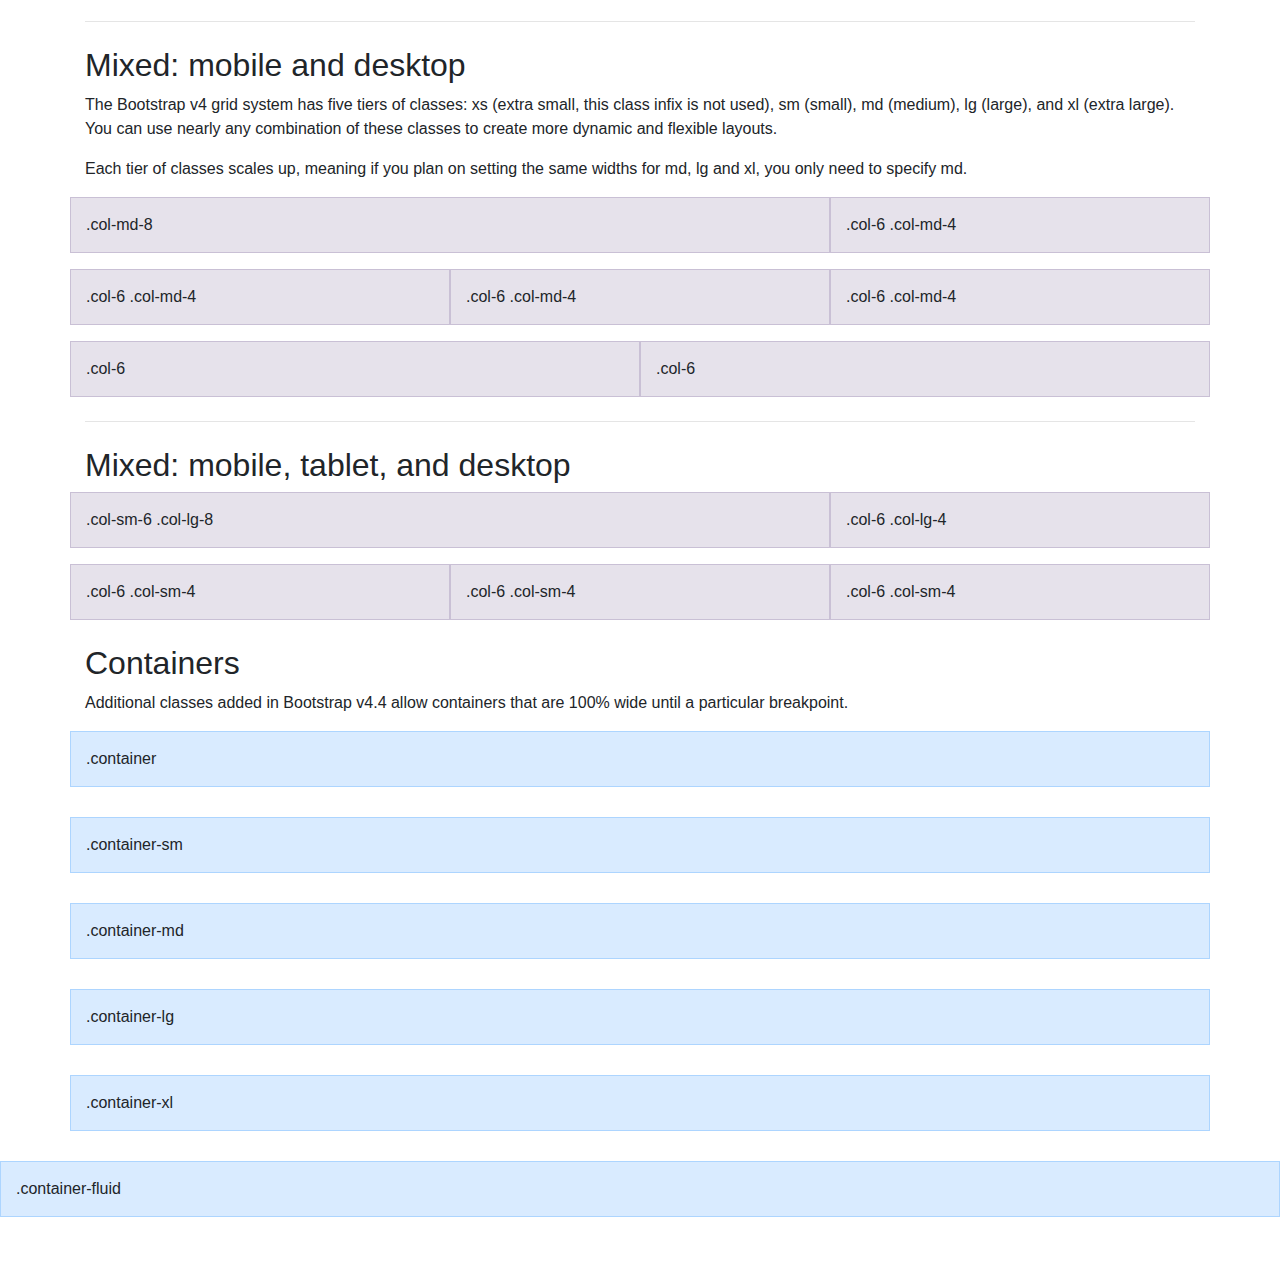
<file: mod3/examples/bootstrap-4.5.0-examples/grid/index.html>
<!doctype html>
<html lang="en">
  <head>
    <meta charset="utf-8">
    <meta name="viewport" content="width=device-width, initial-scale=1, shrink-to-fit=no">
    <meta name="description" content="">
    <meta name="author" content="Mark Otto, Jacob Thornton, and Bootstrap contributors">
    <meta name="generator" content="Jekyll v4.0.1">
    <title>Grid Template · Bootstrap</title>

    <link rel="canonical" href="https://getbootstrap.com/docs/4.5/examples/grid/">

    <!-- Bootstrap core CSS -->
<link href="../assets/dist/css/bootstrap.css" rel="stylesheet">

    <style>
      .bd-placeholder-img {
        font-size: 1.125rem;
        text-anchor: middle;
        -webkit-user-select: none;
        -moz-user-select: none;
        -ms-user-select: none;
        user-select: none;
      }

      @media (min-width: 768px) {
        .bd-placeholder-img-lg {
          font-size: 3.5rem;
        }
      }
    </style>
    <!-- Custom styles for this template -->
    <link href="grid.css" rel="stylesheet">
  </head>
  <body class="py-4">
    <div class="container">

  <h1>Bootstrap grid examples</h1>
  <p class="lead">Basic grid layouts to get you familiar with building within the Bootstrap grid system.</p>
  <p>In these examples the <code>.themed-grid-col</code> class is added to the columns to add some theming. This is not a class that is available in Bootstrap by default.</p>

  <h2 class="mt-4">Five grid tiers</h2>
  <p>There are five tiers to the Bootstrap grid system, one for each range of devices we support. Each tier starts at a minimum viewport size and automatically applies to the larger devices unless overridden.</p>

  <div class="row mb-3">
    <div class="col-4 themed-grid-col">.col-4</div>
    <div class="col-4 themed-grid-col">.col-4</div>
    <div class="col-4 themed-grid-col">.col-4</div>
  </div>

  <div class="row mb-3">
    <div class="col-sm-4 themed-grid-col">.col-sm-4</div>
    <div class="col-sm-4 themed-grid-col">.col-sm-4</div>
    <div class="col-sm-4 themed-grid-col">.col-sm-4</div>
  </div>

  <div class="row mb-3">
    <div class="col-md-4 themed-grid-col">.col-md-4</div>
    <div class="col-md-4 themed-grid-col">.col-md-4</div>
    <div class="col-md-4 themed-grid-col">.col-md-4</div>
  </div>

  <div class="row mb-3">
    <div class="col-lg-4 themed-grid-col">.col-lg-4</div>
    <div class="col-lg-4 themed-grid-col">.col-lg-4</div>
    <div class="col-lg-4 themed-grid-col">.col-lg-4</div>
  </div>

  <div class="row mb-3">
    <div class="col-xl-4 themed-grid-col">.col-xl-4</div>
    <div class="col-xl-4 themed-grid-col">.col-xl-4</div>
    <div class="col-xl-4 themed-grid-col">.col-xl-4</div>
  </div>

  <h2 class="mt-4">Three equal columns</h2>
  <p>Get three equal-width columns <strong>starting at desktops and scaling to large desktops</strong>. On mobile devices, tablets and below, the columns will automatically stack.</p>
  <div class="row mb-3">
    <div class="col-md-4 themed-grid-col">.col-md-4</div>
    <div class="col-md-4 themed-grid-col">.col-md-4</div>
    <div class="col-md-4 themed-grid-col">.col-md-4</div>
  </div>

  <h2 class="mt-4">Three unequal columns</h2>
  <p>Get three columns <strong>starting at desktops and scaling to large desktops</strong> of various widths. Remember, grid columns should add up to twelve for a single horizontal block. More than that, and columns start stacking no matter the viewport.</p>
  <div class="row mb-3">
    <div class="col-md-3 themed-grid-col">.col-md-3</div>
    <div class="col-md-6 themed-grid-col">.col-md-6</div>
    <div class="col-md-3 themed-grid-col">.col-md-3</div>
  </div>

  <h2 class="mt-4">Two columns</h2>
  <p>Get two columns <strong>starting at desktops and scaling to large desktops</strong>.</p>
  <div class="row mb-3">
    <div class="col-md-8 themed-grid-col">.col-md-8</div>
    <div class="col-md-4 themed-grid-col">.col-md-4</div>
  </div>

  <h2 class="mt-4">Full width, single column</h2>
  <p class="text-warning">
    No grid classes are necessary for full-width elements.
  </p>

  <hr class="my-4">

  <h2 class="mt-4">Two columns with two nested columns</h2>
  <p>Per the documentation, nesting is easy—just put a row of columns within an existing column. This gives you two columns <strong>starting at desktops and scaling to large desktops</strong>, with another two (equal widths) within the larger column.</p>
  <p>At mobile device sizes, tablets and down, these columns and their nested columns will stack.</p>
  <div class="row mb-3">
    <div class="col-md-8 themed-grid-col">
      <div class="pb-3">
        .col-md-8
      </div>
      <div class="row">
        <div class="col-md-6 themed-grid-col">.col-md-6</div>
        <div class="col-md-6 themed-grid-col">.col-md-6</div>
      </div>
    </div>
    <div class="col-md-4 themed-grid-col">.col-md-4</div>
  </div>

  <hr class="my-4">

  <h2 class="mt-4">Mixed: mobile and desktop</h2>
  <p>The Bootstrap v4 grid system has five tiers of classes: xs (extra small, this class infix is not used), sm (small), md (medium), lg (large), and xl (extra large). You can use nearly any combination of these classes to create more dynamic and flexible layouts.</p>
  <p>Each tier of classes scales up, meaning if you plan on setting the same widths for md, lg and xl, you only need to specify md.</p>
  <div class="row mb-3">
    <div class="col-md-8 themed-grid-col">.col-md-8</div>
    <div class="col-6 col-md-4 themed-grid-col">.col-6 .col-md-4</div>
  </div>
  <div class="row mb-3">
    <div class="col-6 col-md-4 themed-grid-col">.col-6 .col-md-4</div>
    <div class="col-6 col-md-4 themed-grid-col">.col-6 .col-md-4</div>
    <div class="col-6 col-md-4 themed-grid-col">.col-6 .col-md-4</div>
  </div>
  <div class="row mb-3">
    <div class="col-6 themed-grid-col">.col-6</div>
    <div class="col-6 themed-grid-col">.col-6</div>
  </div>

  <hr class="my-4">

  <h2 class="mt-4">Mixed: mobile, tablet, and desktop</h2>
  <div class="row mb-3">
    <div class="col-sm-6 col-lg-8 themed-grid-col">.col-sm-6 .col-lg-8</div>
    <div class="col-6 col-lg-4 themed-grid-col">.col-6 .col-lg-4</div>
  </div>
  <div class="row mb-3">
    <div class="col-6 col-sm-4 themed-grid-col">.col-6 .col-sm-4</div>
    <div class="col-6 col-sm-4 themed-grid-col">.col-6 .col-sm-4</div>
    <div class="col-6 col-sm-4 themed-grid-col">.col-6 .col-sm-4</div>
  </div>

</div>

<div class="container" id="containers">
  <h2 class="mt-4">Containers</h2>
  <p>Additional classes added in Bootstrap v4.4 allow containers that are 100% wide until a particular breakpoint.</p>
</div>

<div class="container themed-container">.container</div>
<div class="container-sm themed-container">.container-sm</div>
<div class="container-md themed-container">.container-md</div>
<div class="container-lg themed-container">.container-lg</div>
<div class="container-xl themed-container">.container-xl</div>
<div class="container-fluid themed-container">.container-fluid</div>
</body>
</html>
</file>
<file: stylesheets/stylesheet.css>
* {
  box-sizing: border-box; }

body {
  padding: 0;
  margin: 0;
  font-family: "Open Sans", "Helvetica Neue", Helvetica, Arial, sans-serif;
  font-size: 16px;
  line-height: 1.5;
  color: #606c71; }

a {
  color: #1e6bb8;
  text-decoration: none; }
  a:hover {
    text-decoration: underline; }

.btn {
  display: inline-block;
  margin-bottom: 1rem;
  color: rgba(255, 255, 255, 0.7);
  background-color: rgba(255, 255, 255, 0.08);
  border-color: rgba(255, 255, 255, 0.2);
  border-style: solid;
  border-width: 1px;
  border-radius: 0.3rem;
  transition: color 0.2s, background-color 0.2s, border-color 0.2s; }
  .btn + .btn {
    margin-left: 1rem; }

.btn:hover {
  color: rgba(255, 255, 255, 0.8);
  text-decoration: none;
  background-color: rgba(255, 255, 255, 0.2);
  border-color: rgba(255, 255, 255, 0.3); }

@media screen and (min-width: 64em) {
  .btn {
    padding: 0.75rem 1rem; } }

@media screen and (min-width: 42em) and (max-width: 64em) {
  .btn {
    padding: 0.6rem 0.9rem;
    font-size: 0.9rem; } }

@media screen and (max-width: 42em) {
  .btn {
    display: block;
    width: 100%;
    padding: 0.75rem;
    font-size: 0.9rem; }
    .btn + .btn {
      margin-top: 1rem;
      margin-left: 0; } }

.page-header {
  color: #fff;
  text-align: center;
  background-color: #159957;
  background-image: linear-gradient(120deg, #155799, #159957); }

@media screen and (min-width: 64em) {
  .page-header {
    padding: 5rem 6rem; } }

@media screen and (min-width: 42em) and (max-width: 64em) {
  .page-header {
    padding: 3rem 4rem; } }

@media screen and (max-width: 42em) {
  .page-header {
    padding: 2rem 1rem; } }

.project-name {
  margin-top: 0;
  margin-bottom: 0.1rem; }

@media screen and (min-width: 64em) {
  .project-name {
    font-size: 3.25rem; } }

@media screen and (min-width: 42em) and (max-width: 64em) {
  .project-name {
    font-size: 2.25rem; } }

@media screen and (max-width: 42em) {
  .project-name {
    font-size: 1.75rem; } }

.project-tagline {
  margin-bottom: 2rem;
  font-weight: normal;
  opacity: 0.7; }

@media screen and (min-width: 64em) {
  .project-tagline {
    font-size: 1.25rem; } }

@media screen and (min-width: 42em) and (max-width: 64em) {
  .project-tagline {
    font-size: 1.15rem; } }

@media screen and (max-width: 42em) {
  .project-tagline {
    font-size: 1rem; } }

.main-content :first-child {
  margin-top: 0; }
.main-content img {
  max-width: 100%; }
.main-content h1, .main-content h2, .main-content h3, .main-content h4, .main-content h5, .main-content h6 {
  margin-top: 2rem;
  margin-bottom: 1rem;
  font-weight: normal;
  color: #159957; }
.main-content p {
  margin-bottom: 1em; }
.main-content code {
  padding: 2px 4px;
  font-family: Consolas, "Liberation Mono", Menlo, Courier, monospace;
  font-size: 0.9rem;
  color: #383e41;
  background-color: #f3f6fa;
  border-radius: 0.3rem; }
.main-content pre {
  padding: 0.8rem;
  margin-top: 0;
  margin-bottom: 1rem;
  font: 1rem Consolas, "Liberation Mono", Menlo, Courier, monospace;
  color: #567482;
  word-wrap: normal;
  background-color: #f3f6fa;
  border: solid 1px #dce6f0;
  border-radius: 0.3rem; }
  .main-content pre > code {
    padding: 0;
    margin: 0;
    font-size: 0.9rem;
    color: #567482;
    word-break: normal;
    white-space: pre;
    background: transparent;
    border: 0; }
.main-content .highlight {
  margin-bottom: 1rem; }
  .main-content .highlight pre {
    margin-bottom: 0;
    word-break: normal; }
.main-content .highlight pre, .main-content pre {
  padding: 0.8rem;
  overflow: auto;
  font-size: 0.9rem;
  line-height: 1.45;
  border-radius: 0.3rem; }
.main-content pre code, .main-content pre tt {
  display: inline;
  max-width: initial;
  padding: 0;
  margin: 0;
  overflow: initial;
  line-height: inherit;
  word-wrap: normal;
  background-color: transparent;
  border: 0; }
  .main-content pre code:before, .main-content pre code:after, .main-content pre tt:before, .main-content pre tt:after {
    content: normal; }
.main-content ul, .main-content ol {
  margin-top: 0; }
.main-content blockquote {
  padding: 0 1rem;
  margin-left: 0;
  color: #819198;
  border-left: 0.3rem solid #dce6f0; }
  .main-content blockquote > :first-child {
    margin-top: 0; }
  .main-content blockquote > :last-child {
    margin-bottom: 0; }
.main-content table {
  display: block;
  width: 100%;
  overflow: auto;
  word-break: normal;
  word-break: keep-all; }
  .main-content table th {
    font-weight: bold; }
  .main-content table th, .main-content table td {
    padding: 0.5rem 1rem;
    border: 1px solid #e9ebec; }
.main-content dl {
  padding: 0; }
  .main-content dl dt {
    padding: 0;
    margin-top: 1rem;
    font-size: 1rem;
    font-weight: bold; }
  .main-content dl dd {
    padding: 0;
    margin-bottom: 1rem; }
.main-content hr {
  height: 2px;
  padding: 0;
  margin: 1rem 0;
  background-color: #eff0f1;
  border: 0; }

@media screen and (min-width: 64em) {
  .main-content {
    max-width: 64rem;
    padding: 2rem 6rem;
    margin: 0 auto;
    font-size: 1.1rem; } }

@media screen and (min-width: 42em) and (max-width: 64em) {
  .main-content {
    padding: 2rem 4rem;
    font-size: 1.1rem; } }

@media screen and (max-width: 42em) {
  .main-content {
    padding: 2rem 1rem;
    font-size: 1rem; } }

.site-footer {
  padding-top: 2rem;
  margin-top: 2rem;
  border-top: solid 1px #eff0f1; }

.site-footer-owner {
  display: block;
  font-weight: bold; }

.site-footer-credits {
  color: #819198; }

@media screen and (min-width: 64em) {
  .site-footer {
    font-size: 1rem; } }

@media screen and (min-width: 42em) and (max-width: 64em) {
  .site-footer {
    font-size: 1rem; } }

@media screen and (max-width: 42em) {
  .site-footer {
    font-size: 0.9rem; } }
</file>
<file: stylesheets/github-light.css>
/*!
 * GitHub Light v0.4.1
 * Copyright (c) 2012 - 2017 GitHub, Inc.
 * Licensed under MIT (https://github.com/primer/github-syntax-theme-generator/blob/master/LICENSE)
 */

.pl-c /* comment, punctuation.definition.comment, string.comment */ {
  color: #6a737d;
}

.pl-c1 /* constant, entity.name.constant, variable.other.constant, variable.language, support, meta.property-name, support.constant, support.variable, meta.module-reference, markup.raw, meta.diff.header, meta.output */,
.pl-s .pl-v /* string variable */ {
  color: #005cc5;
}

.pl-e /* entity */,
.pl-en /* entity.name */ {
  color: #6f42c1;
}

.pl-smi /* variable.parameter.function, storage.modifier.package, storage.modifier.import, storage.type.java, variable.other */,
.pl-s .pl-s1 /* string source */ {
  color: #24292e;
}

.pl-ent /* entity.name.tag, markup.quote */ {
  color: #22863a;
}

.pl-k /* keyword, storage, storage.type */ {
  color: #d73a49;
}

.pl-s /* string */,
.pl-pds /* punctuation.definition.string, source.regexp, string.regexp.character-class */,
.pl-s .pl-pse .pl-s1 /* string punctuation.section.embedded source */,
.pl-sr /* string.regexp */,
.pl-sr .pl-cce /* string.regexp constant.character.escape */,
.pl-sr .pl-sre /* string.regexp source.ruby.embedded */,
.pl-sr .pl-sra /* string.regexp string.regexp.arbitrary-repitition */ {
  color: #032f62;
}

.pl-v /* variable */,
.pl-smw /* sublimelinter.mark.warning */ {
  color: #e36209;
}

.pl-bu /* invalid.broken, invalid.deprecated, invalid.unimplemented, message.error, brackethighlighter.unmatched, sublimelinter.mark.error */ {
  color: #b31d28;
}

.pl-ii /* invalid.illegal */ {
  color: #fafbfc;
  background-color: #b31d28;
}

.pl-c2 /* carriage-return */ {
  color: #fafbfc;
  background-color: #d73a49;
}

.pl-c2::before /* carriage-return */ {
  content: "^M";
}

.pl-sr .pl-cce /* string.regexp constant.character.escape */ {
  font-weight: bold;
  color: #22863a;
}

.pl-ml /* markup.list */ {
  color: #735c0f;
}

.pl-mh /* markup.heading */,
.pl-mh .pl-en /* markup.heading entity.name */,
.pl-ms /* meta.separator */ {
  font-weight: bold;
  color: #005cc5;
}

.pl-mi /* markup.italic */ {
  font-style: italic;
  color: #24292e;
}

.pl-mb /* markup.bold */ {
  font-weight: bold;
  color: #24292e;
}

.pl-md /* markup.deleted, meta.diff.header.from-file, punctuation.definition.deleted */ {
  color: #b31d28;
  background-color: #ffeef0;
}

.pl-mi1 /* markup.inserted, meta.diff.header.to-file, punctuation.definition.inserted */ {
  color: #22863a;
  background-color: #f0fff4;
}

.pl-mc /* markup.changed, punctuation.definition.changed */ {
  color: #e36209;
  background-color: #ffebda;
}

.pl-mi2 /* markup.ignored, markup.untracked */ {
  color: #f6f8fa;
  background-color: #005cc5;
}

.pl-mdr /* meta.diff.range */ {
  font-weight: bold;
  color: #6f42c1;
}

.pl-ba /* brackethighlighter.tag, brackethighlighter.curly, brackethighlighter.round, brackethighlighter.square, brackethighlighter.angle, brackethighlighter.quote */ {
  color: #586069;
}

.pl-sg /* sublimelinter.gutter-mark */ {
  color: #959da5;
}

.pl-corl /* constant.other.reference.link, string.other.link */ {
  text-decoration: underline;
  color: #032f62;
}
</file>
<file: mod3/styles.css>
*{
    font-family: 'Times New Roman', Times, serif;
    color: black;
}

header{
    background-color: black;
    color: grey;}

h2{
    margin: 5px auto 5px;
    padding: 4px ;
    border: 5px solid black;
    width: fit-content;
}

#content {
    border: 5px solid black;
    padding: 4px;
    height: 1000px;
    background-color: grey;
}
header{
    background: black;
    color: grey;
}
.nav-item{
    border: 2px solid grey;
    margin: 3px;
}
@media(min-width: 576px){
button{
    display: none;
}
}
</file>
<file: mod5/css/styles.css>
body {
  font-size: 16px;
  color: #fff;
  background-color: #61122f;
  font-family: 'Oxygen', sans-serif;
}

/** HEADER **/
#header-nav {
  background-color: #f6b319;
  border-radius: 0;
  border: 0;
}

#logo-img {
  background: url('../images/restaurant-logo_large.png') no-repeat;
  width: 150px;
  height: 150px;
  margin: 10px 15px 10px 0;
}

.navbar-brand {
  padding-top: 25px;
}
.navbar-brand h1 { /* Restaurant name */
  font-family: 'Lora', serif;
  color: #557c3e;
  font-size: 1.5em;
  text-transform: uppercase;
  font-weight: bold;
  text-shadow: 1px 1px 1px #222;
  margin-top: 0;
  margin-bottom: 0;
  line-height: .75;
}
.navbar-brand a:hover, .navbar-brand a:focus {
  text-decoration: none;
}
.navbar-brand p { /* Kosher cert */
  color: #000;
  text-transform: uppercase;
  font-size: .7em;
  margin-top: 15px;
}
.navbar-brand p span { /* Star-K */
  vertical-align: middle;
}

#nav-list {
  margin-top: 10px;
}
#nav-list a {
  color: #951C49;
  text-align: center;
}
#nav-list a:hover {
  background: #E7E7E7;
}
#nav-list a span {
  font-size: 1.8em;
}

#phone {
  margin-top: 5px;
}
#phone a { /* Phone number */
  text-align: right;
  padding-bottom: 0;
}
#phone div { /* We Deliver */
  color: #557c3e;
  text-align: right;
  padding-right: 15px;
}

.navbar-header button.navbar-toggle, .navbar-header .icon-bar {
  border: 1px solid #61122f;
}
.navbar-header button.navbar-toggle {
  clear: both;
  margin-top: -30px;
}
/* END HEADER */

/* FOOTER */
.panel-footer {
  margin-top: 30px;
  padding-top: 35px;
  padding-bottom: 30px;
  background-color: #222;
  border-top: 0;
}
.panel-footer div.row {
  margin-bottom: 35px;
}
#hours, #address {
  line-height: 2;
}
#hours > span, #address > span {
  font-size: 1.3em;
}
#address p {
  color: #557c3e;
  font-size: .8em;
  line-height: 1.8;
}
#testimonials {
  font-style: italic;
}
#testimonials p:nth-child(2) {
  margin-top: 25px;
}
/* END FOOTER */



/* HOME PAGE */
.container .jumbotron {
  box-shadow: 0 0 50px #3F0C1F;
  border: 2px solid #3F0C1F;
}

#menu-tile, #specials-tile, #map-tile {
  height: 250px;
  width: 100%;
  margin-bottom: 15px;
  position: relative;
  border: 2px solid #3F0C1F;
  overflow: hidden;
}
#menu-tile:hover, #specials-tile:hover, #map-tile:hover {
  box-shadow: 0 1px 5px 1px #cccccc;
}
#menu-tile {
  background: url('../images/menu-tile.jpg') no-repeat;
  background-position: center;
}
#specials-tile {
  background: url('../images/specials-tile.jpg') no-repeat;
  background-position: center;
}
#menu-tile span, #specials-tile span, #map-tile span {
  position: absolute;
  bottom: 0;
  right: 0;
  width: 100%;
  text-align: center;
  font-size: 1.6em;
  text-transform: uppercase;
  background-color: #000;
  color: #fff;
  opacity: .8;
}
/* END HOME PAGE */

/* MENU CATEGORIES PAGE */
.category-tile { 
  position: relative;
  border: 2px solid #3F0C1F;
  overflow: hidden;
  width: 200px;
  height: 200px;
  margin: 0 auto 15px;
}
.category-tile span {
  position: absolute;
  bottom: 0;
  right: 0;
  width: 100%;
  text-align: center;
  font-size: 1.2em;
  text-transform: uppercase;
  background-color: #000;
  color: #fff;
  opacity: .8;
}
.category-tile:hover {
  box-shadow: 0 1px 5px 1px #cccccc;
}

#menu-categories-title + div {
  margin-bottom: 50px;
}
/* END MENU CATEGORIES PAGE */

/* SINGLE CATEGORY PAGE */
.menu-item-tile {
  margin-bottom: 25px;
}
.menu-item-tile hr {
  width: 80%;
}
.menu-item-tile .menu-item-price {
  font-size: 1.1em;
  text-align: right;
  margin-top: -15px;
  margin-right: -15px;
}
.menu-item-tile .menu-item-price span {
  font-size: .6em;
}
.menu-item-photo {
  position: relative;
  border: 2px solid #3F0C1F; 
  overflow: hidden;
  padding: 0;
  margin-right: -15px;
  margin-left: auto;
  margin-bottom: 20px;
  max-width: 250px;
}
.menu-item-photo div {
  position: absolute;
  bottom: 0;
  right: 0;
  width: 80px;
  background-color: #557c3e;
  text-align: center;
}
.menu-item-description {
  padding-right: 30px;
}
h3.menu-item-title {
  margin: 0 0 10px;
}
.menu-item-details {
  font-size: .9em;
  font-style: italic;
}
/* END SINGLE CATEGORY PAGE */


/********** Large devices only **********/
@media (min-width: 1200px) {
  .container .jumbotron {
    background: url('../images/jumbotron_1200.jpg') no-repeat;
    height: 675px;
  }
}

/********** Medium devices only **********/
@media (min-width: 992px) and (max-width: 1199px) {
  /* Header */
  #logo-img {
    background: url('../images/restaurant-logo_medium.png') no-repeat;
    width: 100px;
    height: 100px;
    margin: 5px 5px 5px 0;
  }
  /* End Header */

  /* Home Page */
  .container .jumbotron {
    background: url('../images/jumbotron_992.jpg') no-repeat;
    height: 558px;
  }
  /* End Home Page */
}

/********** Small devices only **********/
@media (min-width: 768px) and (max-width: 991px) {
  /* Home Page */
  .container .jumbotron {
    background: url('../images/jumbotron_768.jpg') no-repeat;
    height: 432px;
  }
  /* End Home Page */
}

/********** Extra small devices only **********/
@media (max-width: 767px) {
  /* Header */
  .navbar-brand {
    padding-top: 10px;
    height: 80px;
  }
  .navbar-brand h1 { /* Restaurant name */
    padding-top: 10px;
    font-size: 5vw; /* 1vw = 1% of viewport width */
  }
  .navbar-brand p { /* Kosher cert */
    font-size: .6em;
    margin-top: 12px;
  }
  .navbar-brand p img { /* Star-K */
    height: 20px;
  }

  #collapsable-nav a { /* Collapsed nav menu text */
    font-size: 1.2em;
  }
  #collapsable-nav a span { /* Collapsed nav menu glyph */
    font-size: 1em;
    margin-right: 5px;
  }

  #call-btn > a {
    font-size: 1.5em;
    display: block;
    margin: 0 20px;
    padding: 10px;
    border: 2px solid #fff;
    background-color: #f6b319;
    color: #951c49;
  }
  #xs-deliver {
    margin-top: 5px;
    font-size: .7em;
    letter-spacing: .1em;
    text-transform: uppercase;
  }
  /* End Header */

  /* Footer */
  .panel-footer section {
    margin-bottom: 30px;
    text-align: center;
  }
  .panel-footer section:nth-child(3) {
    margin-bottom: 0; /* margin already exists on the whole row */
  }
  .panel-footer section hr {
    width: 50%;
  }
  /* End Footer */

  /* Home Page */
  .container .jumbotron {
    margin-top: 30px;
    padding: 0;
  }
  #menu-tile, #specials-tile {
    width: 360px;
    margin: 0 auto 15px;
  }

  .menu-item-photo {
    margin-right: auto;
  }
  .menu-item-tile .menu-item-price {
    text-align: center;
  }
  .menu-item-description {
    text-align: center;;
  }
}


/********** Super extra small devices Only :-) (e.g., iPhone 4) **********/
@media (max-width: 479px) {
  /* Header */
  .navbar-brand h1 { /* Restaurant name */
    padding-top: 5px;
    font-size: 6vw;
  }
  /* End Header */
  
  /* Home page */
  #menu-tile, #specials-tile {
    width: 280px;
    margin: 0 auto 15px;
  }

  .col-xxs-12 {
    position: relative;
    min-height: 1px;
    padding-right: 15px;
    padding-left: 15px;
    float: left;
    width: 100%;
  }
}
</file>
<file: module_2/css.css>
*{
    font-family: 'Gill Sans', 'Gill Sans MT', Calibri, 'Trebuchet MS', sans-serif;
    box-sizing: border-box;
    margin: 0px;
}
p{
clear: right;
}
article{
    border: 1px solid black;
    background-color: goldenrod;
    font-size: 12px;
    margin: 2px;
    padding: 5px;
}
h2{
    float: right;
    width: max-content;
    margin-bottom: 2px;
    background-color: chocolate;
    border: 1px solid black;
    font-size: 19px;
}
h1{
    text-align: center;
}
.row{
    width: 100%;
}
@media (min-width:992px){
    .col-lg-1, .col-lg-2, .col-lg-3, .col-lg-4, .col-lg-5, .col-lg-6, .col-lg-7, .col-lg-8, .col-lg-9, .col-lg-10, .col-lg-11, .col-lg-12
    {     
        float: left;
    }
    .col-lg-1{
        width: 8.33%;
    }
    .col-lg-2{
        width: 16.66%;
    }
    .col-lg-3{
        width: 25%;
    }
    .col-lg-4{
        width: 33%;
    }
    .col-lg-5{
        width: 41.6%;
    }
    .col-lg-6{
        width: 50%;
    }
    .col-lg-7{
        width: 58%;
    }
    .col-lg-8{
        width: 67%;
    }
    .col-lg-9{
        width: 75%;
    }    
    .col-lg-10{
        width: 83.3%;
    }
    .col-lg-11{
        width: 92%;
    }
    .col-lg-12{
        width: 100%;
    }
}
@media (min-width:768px) and (max-width:991px){
    .col-md-l, .col-md-2, .col-md-3, .col-md-4, .col-md-5, .col-md-6, .col-md-7, .col-md-8, .col-md-9, .col-md-10, .col-md-11, .col-md-12
    {
        float: left;
    }
    .col-md-1{
        width: 8.33%;
    }
    .col-md-2{
        width: 16.66%;
    }
    .col-md-3{
        width: 25%;
    }
    .col-md-4{
        width: 33%;
    }
    .col-md-5{
        width: 41.6%;
    }
    .col-md-6{
        width: 50%;
    }
    .col-md-7{
        width: 58%;
    }
    .col-md-8{
        width: 67%;
    }
    .col-md-9{
        width: 75%;
    }    
    .col-md-10{
        width: 83.3%;
    }
    .col-md-11{
        width: 92%;
    }
    .col-md-12{
        width: 100%;
    }
}
</file>
<file: mod3/examples/bootstrap-4.5.0-examples/blog/blog.css>
/* stylelint-disable selector-list-comma-newline-after */

.blog-header {
  line-height: 1;
  border-bottom: 1px solid #e5e5e5;
}

.blog-header-logo {
  font-family: "Playfair Display", Georgia, "Times New Roman", serif;
  font-size: 2.25rem;
}

.blog-header-logo:hover {
  text-decoration: none;
}

h1, h2, h3, h4, h5, h6 {
  font-family: "Playfair Display", Georgia, "Times New Roman", serif;
}

.display-4 {
  font-size: 2.5rem;
}
@media (min-width: 768px) {
  .display-4 {
    font-size: 3rem;
  }
}

.nav-scroller {
  position: relative;
  z-index: 2;
  height: 2.75rem;
  overflow-y: hidden;
}

.nav-scroller .nav {
  display: -ms-flexbox;
  display: flex;
  -ms-flex-wrap: nowrap;
  flex-wrap: nowrap;
  padding-bottom: 1rem;
  margin-top: -1px;
  overflow-x: auto;
  text-align: center;
  white-space: nowrap;
  -webkit-overflow-scrolling: touch;
}

.nav-scroller .nav-link {
  padding-top: .75rem;
  padding-bottom: .75rem;
  font-size: .875rem;
}

.card-img-right {
  height: 100%;
  border-radius: 0 3px 3px 0;
}

.flex-auto {
  -ms-flex: 0 0 auto;
  flex: 0 0 auto;
}

.h-250 { height: 250px; }
@media (min-width: 768px) {
  .h-md-250 { height: 250px; }
}

/* Pagination */
.blog-pagination {
  margin-bottom: 4rem;
}
.blog-pagination > .btn {
  border-radius: 2rem;
}

/*
 * Blog posts
 */
.blog-post {
  margin-bottom: 4rem;
}
.blog-post-title {
  margin-bottom: .25rem;
  font-size: 2.5rem;
}
.blog-post-meta {
  margin-bottom: 1.25rem;
  color: #999;
}

/*
 * Footer
 */
.blog-footer {
  padding: 2.5rem 0;
  color: #999;
  text-align: center;
  background-color: #f9f9f9;
  border-top: .05rem solid #e5e5e5;
}
.blog-footer p:last-child {
  margin-bottom: 0;
}
</file>
<file: mod3/examples/bootstrap-4.5.0-examples/cover/cover.css>
/*
 * Globals
 */

/* Links */
a,
a:focus,
a:hover {
  color: #fff;
}

/* Custom default button */
.btn-secondary,
.btn-secondary:hover,
.btn-secondary:focus {
  color: #333;
  text-shadow: none; /* Prevent inheritance from `body` */
  background-color: #fff;
  border: .05rem solid #fff;
}


/*
 * Base structure
 */

html,
body {
  height: 100%;
  background-color: #333;
}

body {
  display: -ms-flexbox;
  display: flex;
  color: #fff;
  text-shadow: 0 .05rem .1rem rgba(0, 0, 0, .5);
  box-shadow: inset 0 0 5rem rgba(0, 0, 0, .5);
}

.cover-container {
  max-width: 42em;
}


/*
 * Header
 */
.masthead {
  margin-bottom: 2rem;
}

.masthead-brand {
  margin-bottom: 0;
}

.nav-masthead .nav-link {
  padding: .25rem 0;
  font-weight: 700;
  color: rgba(255, 255, 255, .5);
  background-color: transparent;
  border-bottom: .25rem solid transparent;
}

.nav-masthead .nav-link:hover,
.nav-masthead .nav-link:focus {
  border-bottom-color: rgba(255, 255, 255, .25);
}

.nav-masthead .nav-link + .nav-link {
  margin-left: 1rem;
}

.nav-masthead .active {
  color: #fff;
  border-bottom-color: #fff;
}

@media (min-width: 48em) {
  .masthead-brand {
    float: left;
  }
  .nav-masthead {
    float: right;
  }
}


/*
 * Cover
 */
.cover {
  padding: 0 1.5rem;
}
.cover .btn-lg {
  padding: .75rem 1.25rem;
  font-weight: 700;
}


/*
 * Footer
 */
.mastfoot {
  color: rgba(255, 255, 255, .5);
}
</file>
<file: mod3/examples/bootstrap-4.5.0-examples/floating-labels/floating-labels.css>
html,
body {
  height: 100%;
}

body {
  display: -ms-flexbox;
  display: flex;
  -ms-flex-align: center;
  align-items: center;
  padding-top: 40px;
  padding-bottom: 40px;
  background-color: #f5f5f5;
}

.form-signin {
  width: 100%;
  max-width: 420px;
  padding: 15px;
  margin: auto;
}

.form-label-group {
  position: relative;
  margin-bottom: 1rem;
}

.form-label-group > input,
.form-label-group > label {
  height: 3.125rem;
  padding: .75rem;
}

.form-label-group > label {
  position: absolute;
  top: 0;
  left: 0;
  display: block;
  width: 100%;
  margin-bottom: 0; /* Override default `<label>` margin */
  line-height: 1.5;
  color: #495057;
  pointer-events: none;
  cursor: text; /* Match the input under the label */
  border: 1px solid transparent;
  border-radius: .25rem;
  transition: all .1s ease-in-out;
}

.form-label-group input::-webkit-input-placeholder {
  color: transparent;
}

.form-label-group input:-ms-input-placeholder {
  color: transparent;
}

.form-label-group input::-ms-input-placeholder {
  color: transparent;
}

.form-label-group input::-moz-placeholder {
  color: transparent;
}

.form-label-group input::placeholder {
  color: transparent;
}

.form-label-group input:not(:placeholder-shown) {
  padding-top: 1.25rem;
  padding-bottom: .25rem;
}

.form-label-group input:not(:placeholder-shown) ~ label {
  padding-top: .25rem;
  padding-bottom: .25rem;
  font-size: 12px;
  color: #777;
}

/* Fallback for Edge
-------------------------------------------------- */
@supports (-ms-ime-align: auto) {
  .form-label-group > label {
    display: none;
  }
  .form-label-group input::-ms-input-placeholder {
    color: #777;
  }
}

/* Fallback for IE
-------------------------------------------------- */
@media all and (-ms-high-contrast: none), (-ms-high-contrast: active) {
  .form-label-group > label {
    display: none;
  }
  .form-label-group input:-ms-input-placeholder {
    color: #777;
  }
}
</file>
<file: mod3/examples/bootstrap-4.5.0-examples/grid/grid.css>
.themed-grid-col {
  padding-top: 15px;
  padding-bottom: 15px;
  background-color: rgba(86, 61, 124, .15);
  border: 1px solid rgba(86, 61, 124, .2);
}

.themed-container {
  padding: 15px;
  margin-bottom: 30px;
  background-color: rgba(0, 123, 255, .15);
  border: 1px solid rgba(0, 123, 255, .2);
}
</file>
